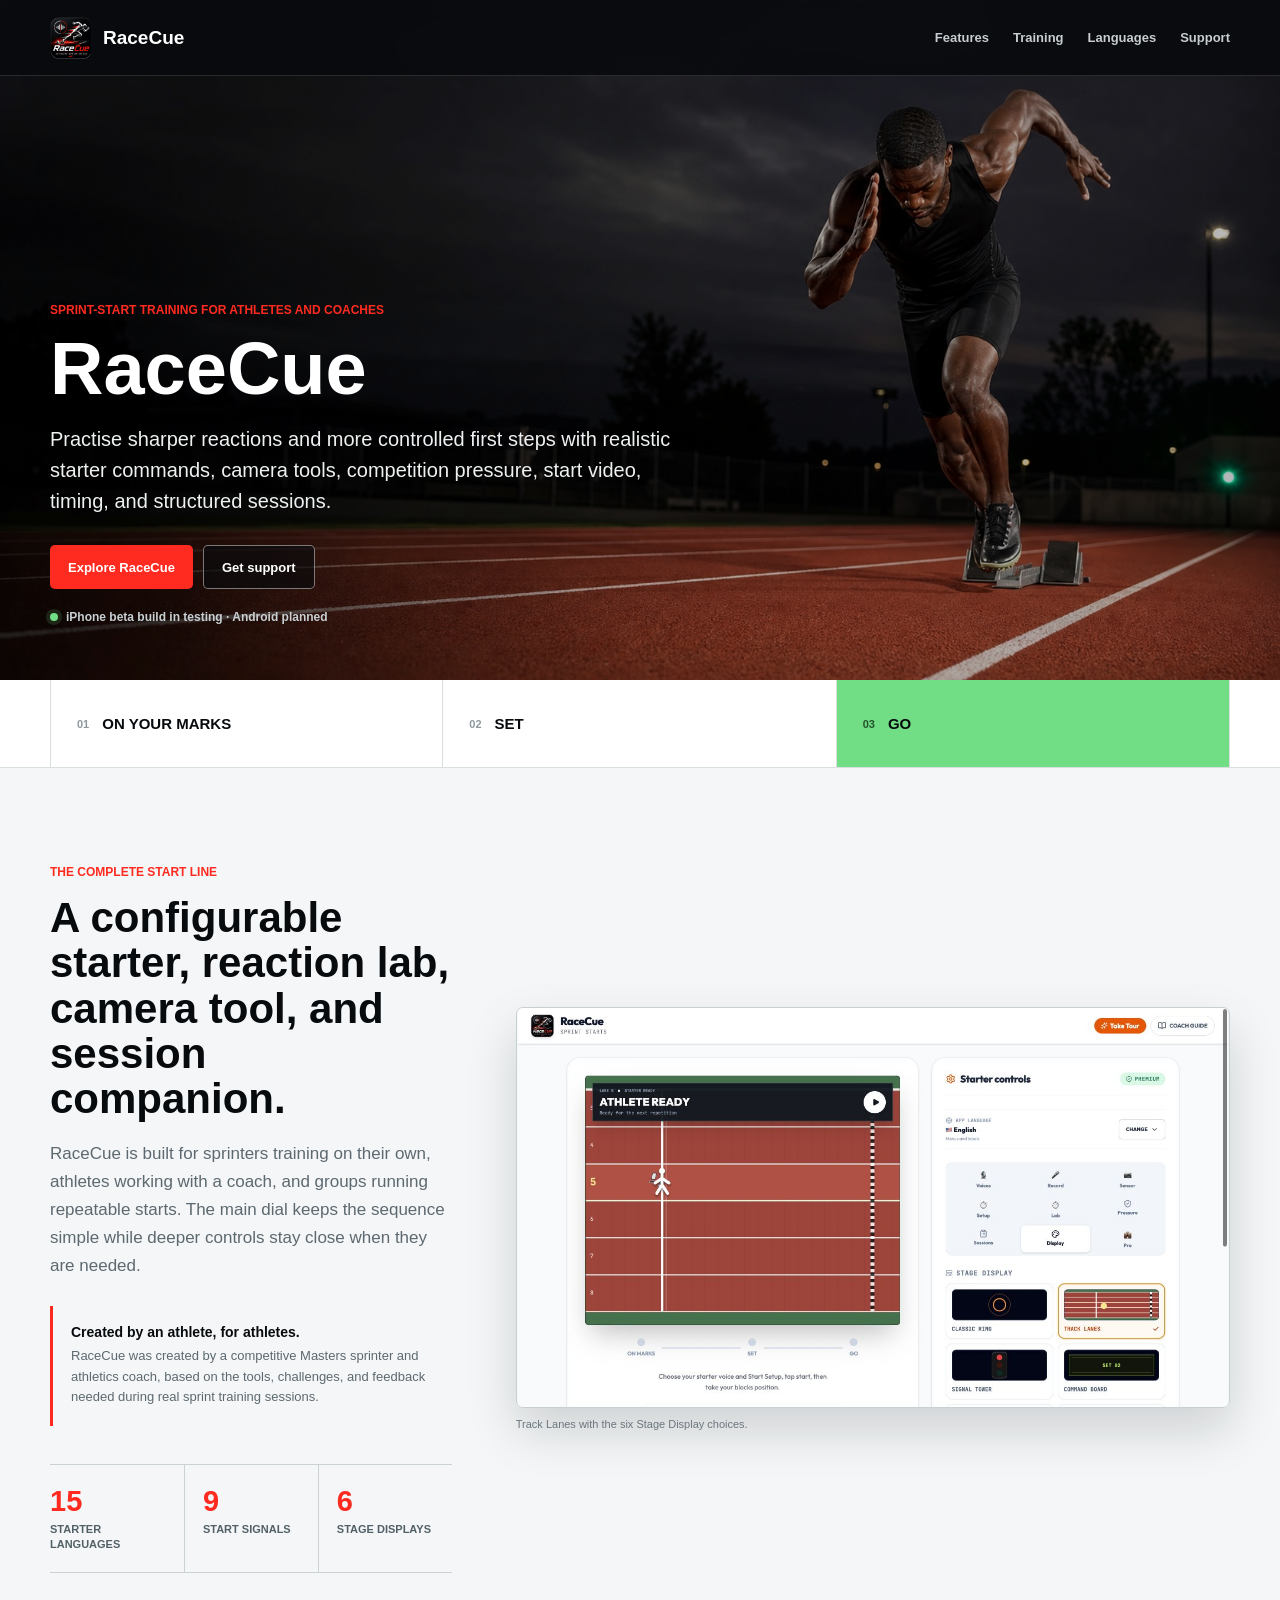
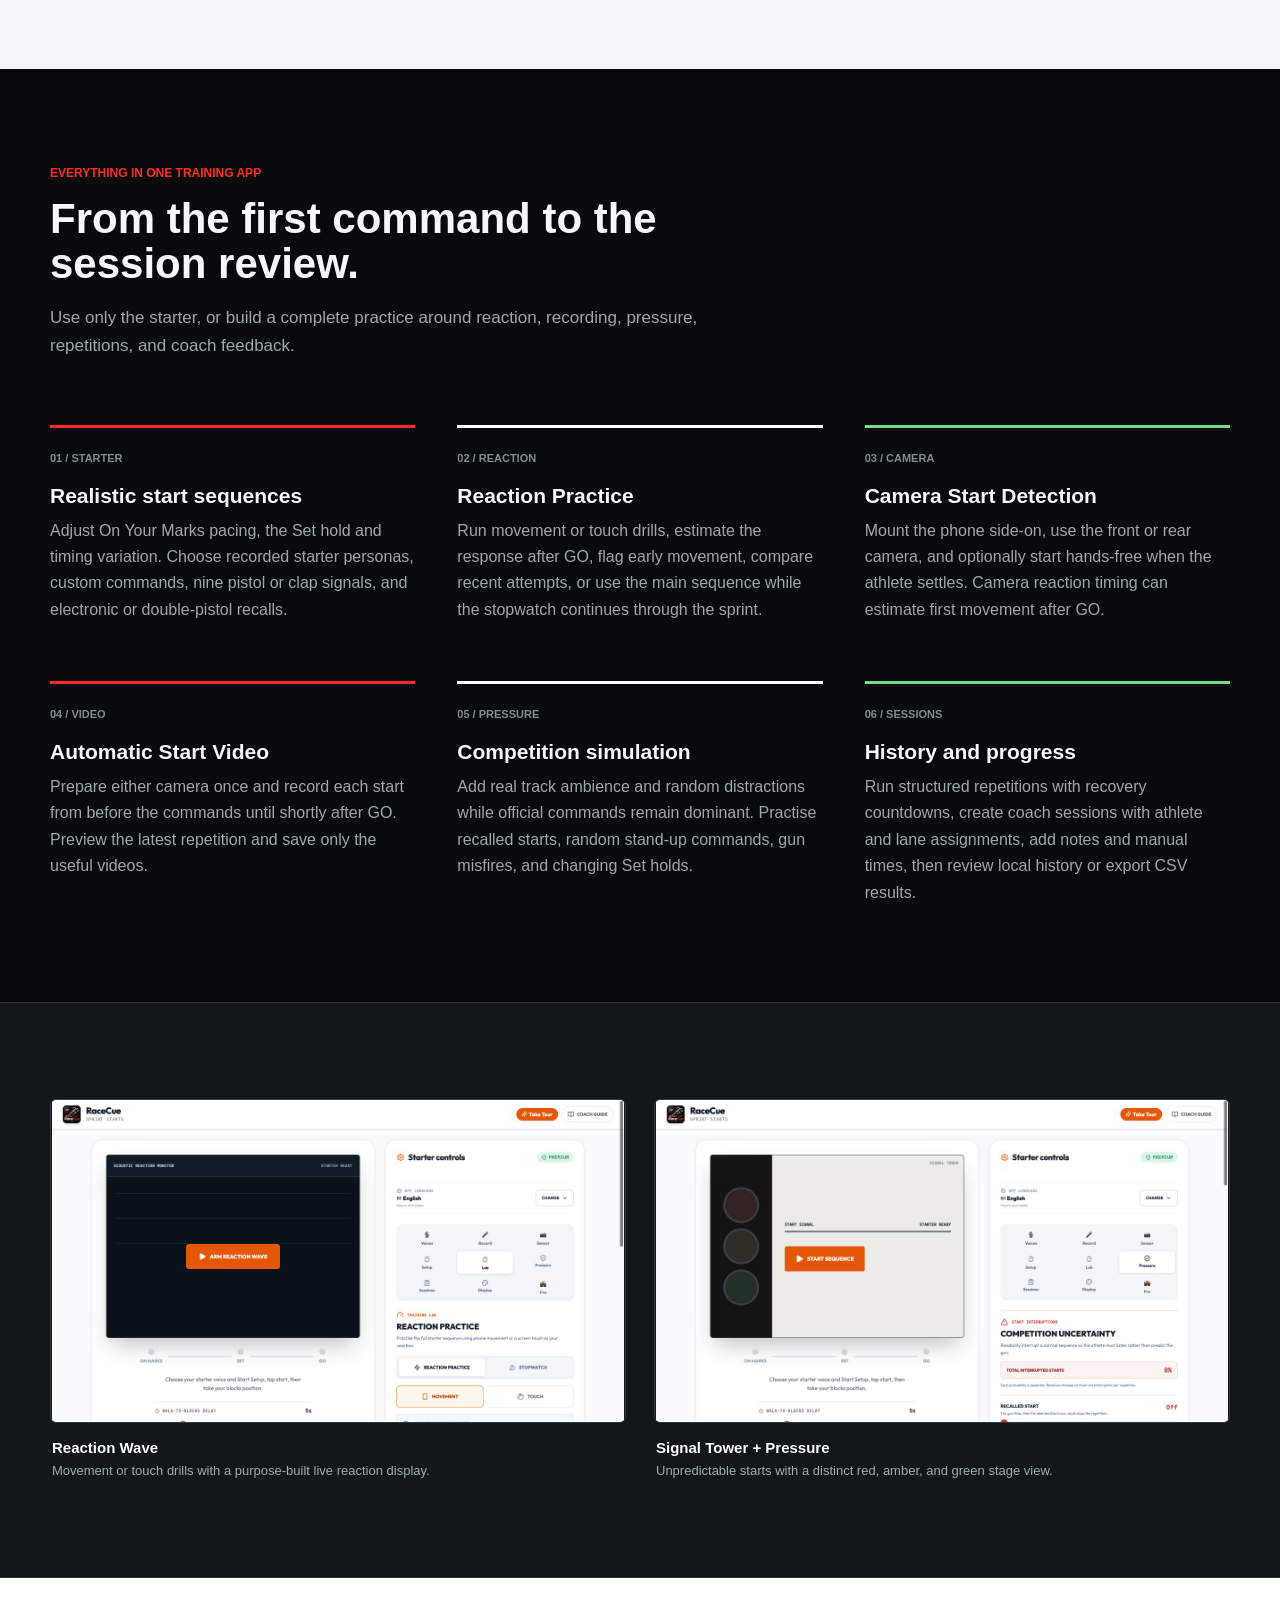
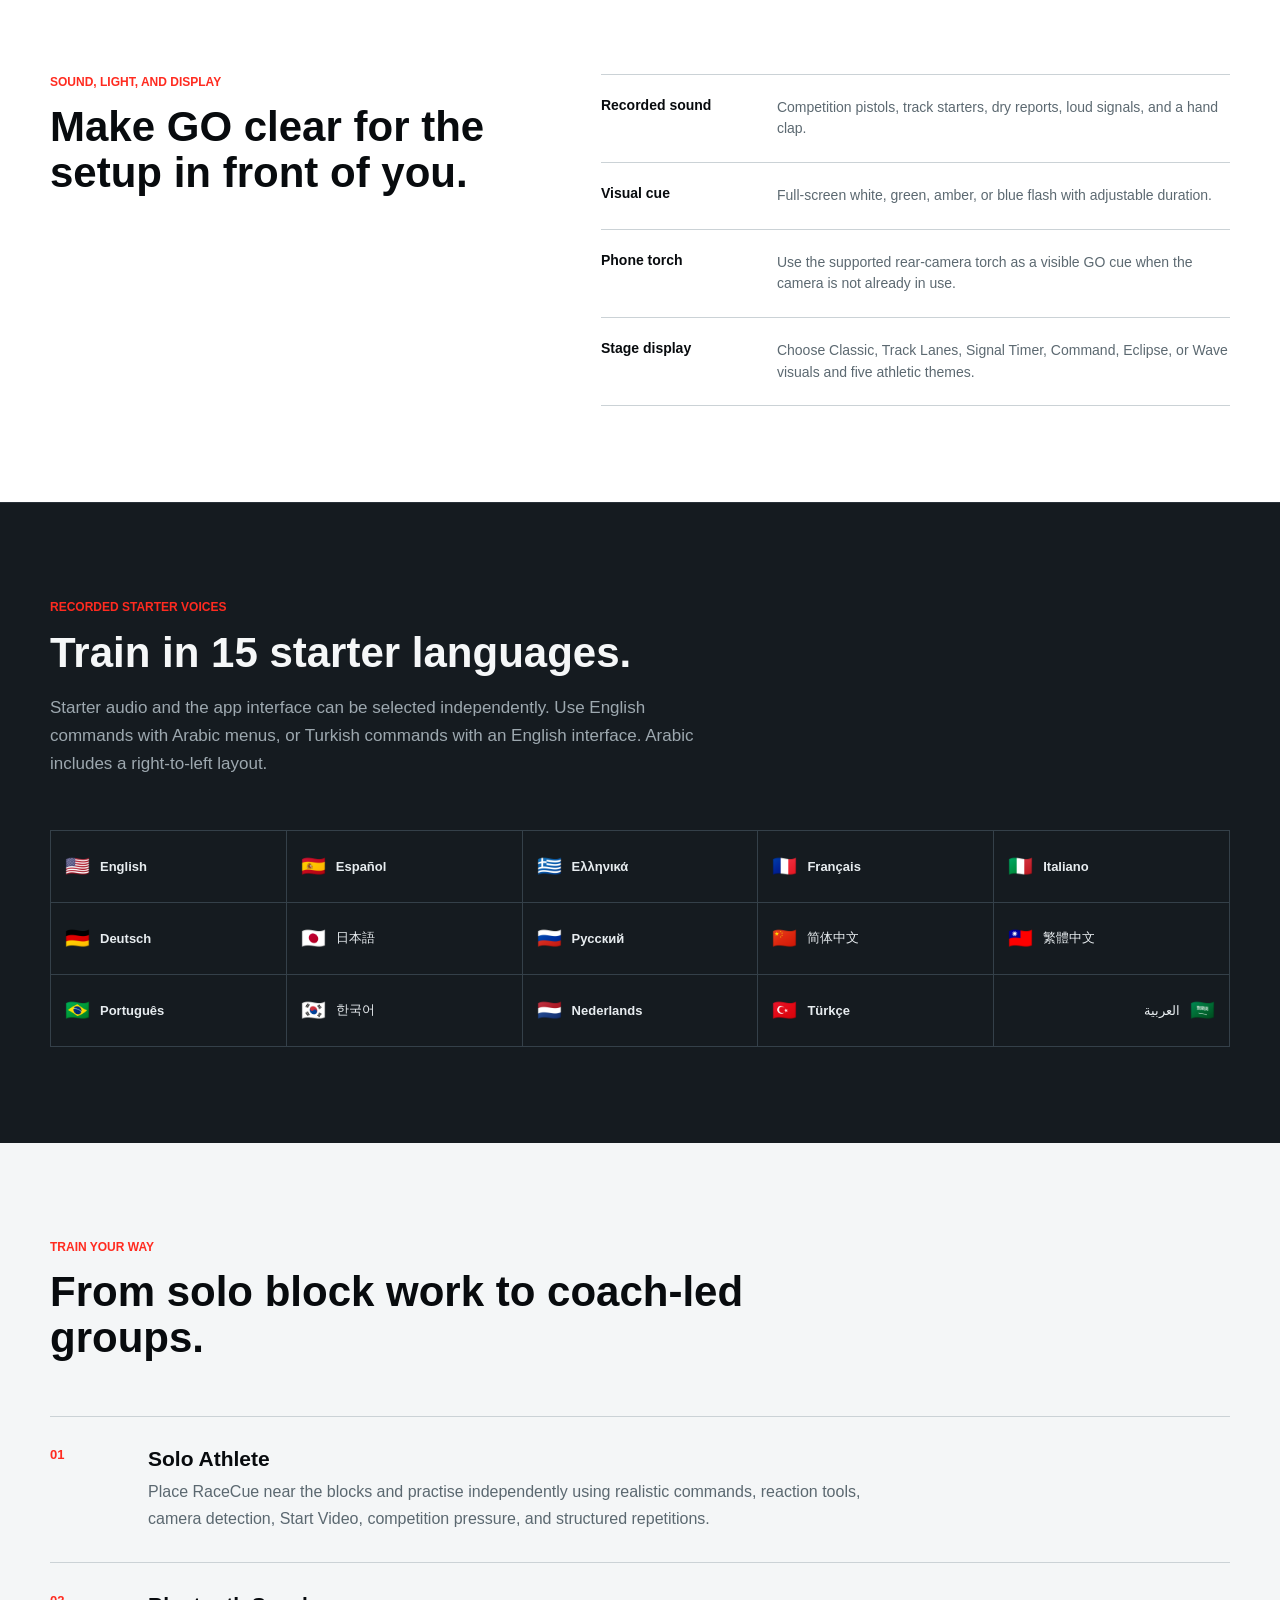
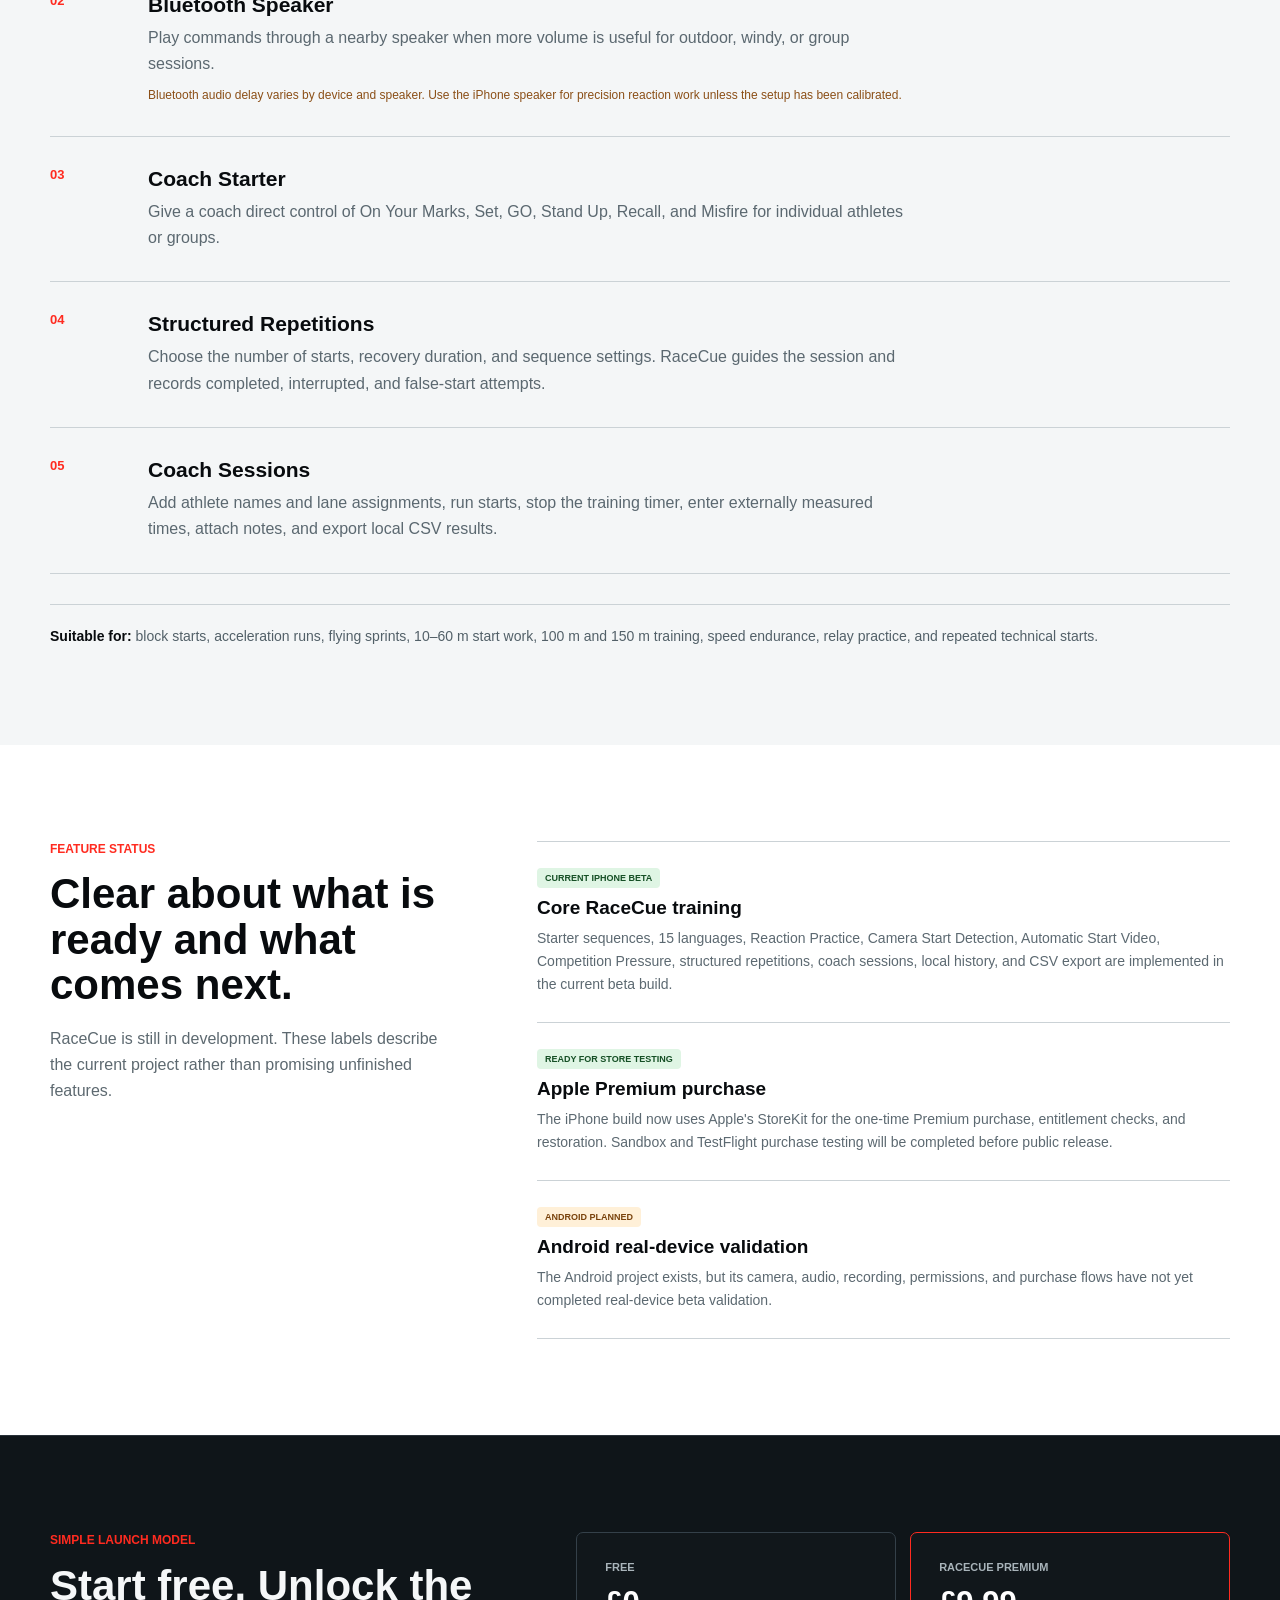
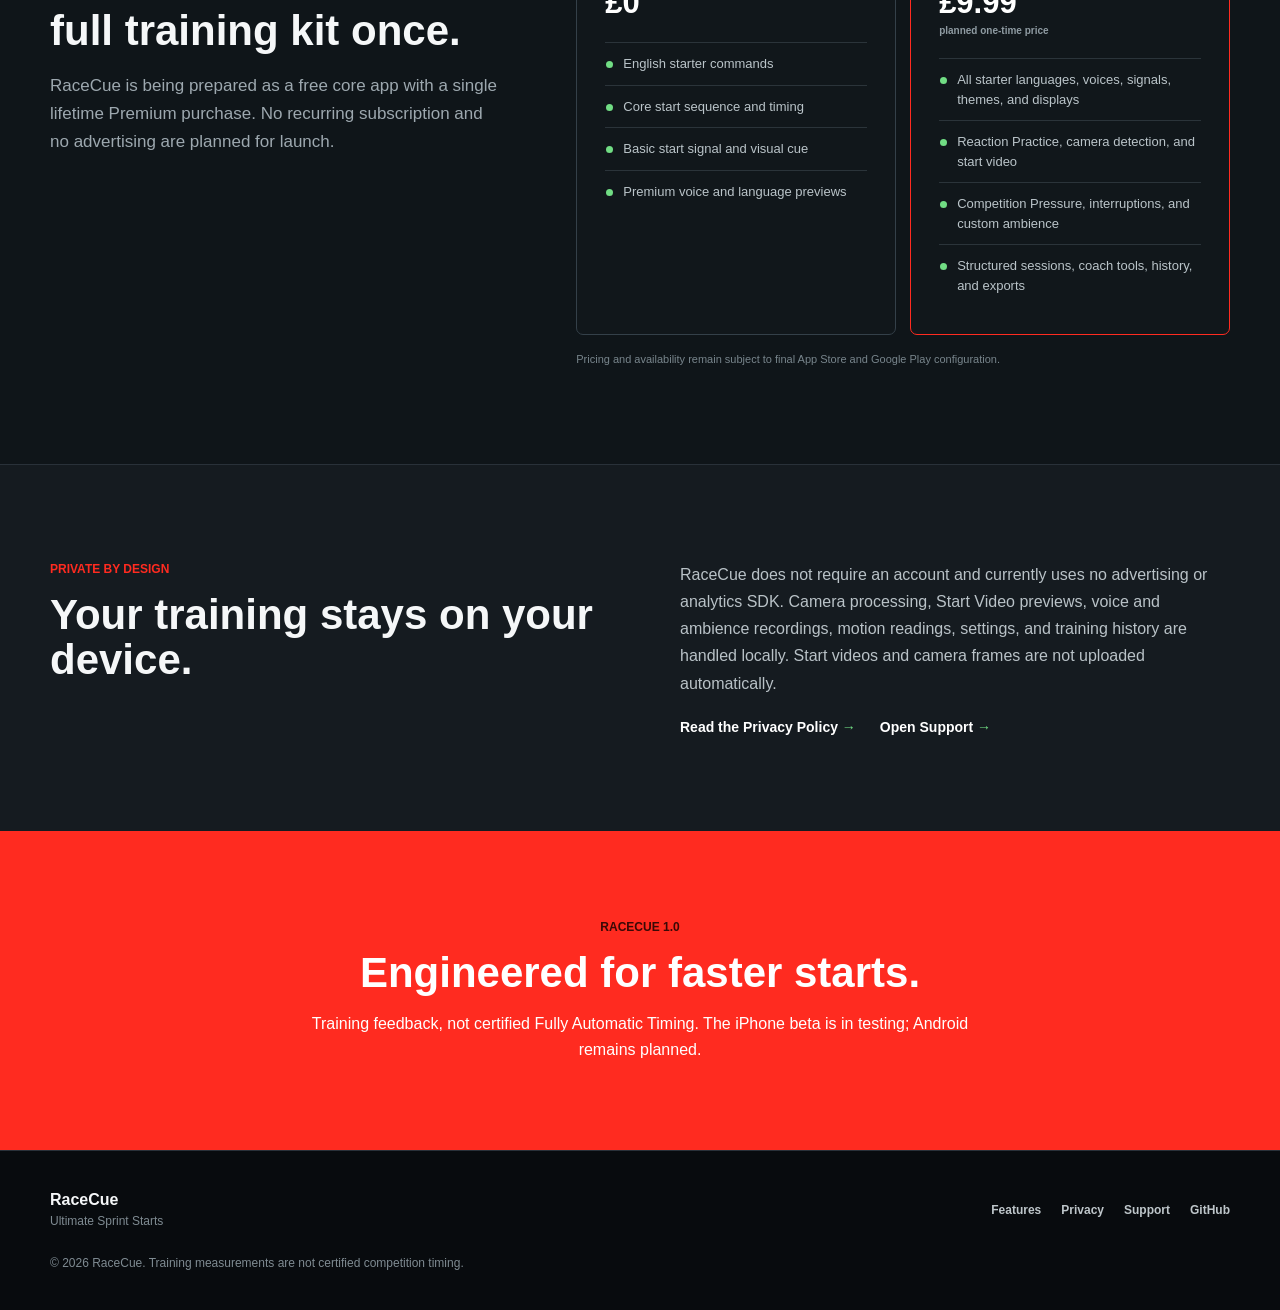
<file: index.html>
<!doctype html>
<html lang="en">
  <head>
    <meta charset="UTF-8" />
    <meta name="viewport" content="width=device-width, initial-scale=1.0" />
    <meta name="theme-color" content="#080b0e" />
    <meta name="description" content="RaceCue is a sprint-start training app with recorded starter voices, 15 languages, reaction practice, camera detection, start video, competition pressure, timing, and coach sessions." />
    <meta property="og:type" content="website" />
    <meta property="og:title" content="RaceCue | Ultimate Sprint Starts" />
    <meta property="og:description" content="Practise sharper sprint starts with realistic commands, reaction feedback, camera tools, competition simulation, and structured sessions." />
    <meta property="og:url" content="https://magkia800.github.io/" />
    <meta property="og:image" content="https://magkia800.github.io/brand/racecue-hero-v2.jpg" />
    <meta name="twitter:card" content="summary_large_image" />
    <link rel="canonical" href="https://magkia800.github.io/" />
    <link rel="icon" type="image/png" href="./brand/racecue-icon-192.png" />
    <link rel="apple-touch-icon" href="./brand/racecue-icon-180.png" />
    <link rel="stylesheet" href="./site.css" />
    <title>RaceCue | Ultimate Sprint Starts</title>
    <script type="application/ld+json">
      {
        "@context": "https://schema.org",
        "@type": "SoftwareApplication",
        "name": "RaceCue: Sprint Starts",
        "applicationCategory": "SportsApplication",
        "operatingSystem": "iOS",
        "description": "Sprint-start, reaction, camera, timing, competition simulation, and structured-session training for athletes and coaches.",
        "offers": {
          "@type": "Offer",
          "price": "0",
          "priceCurrency": "GBP"
        }
      }
    </script>
  </head>
  <body>
    <header class="site-header">
      <a class="wordmark" href="./" aria-label="RaceCue home">
        <img src="./brand/racecue-logo.png" alt="" />
        <span>RaceCue</span>
      </a>
      <nav aria-label="Main navigation">
        <a href="#features">Features</a>
        <a href="#training-modes">Training</a>
        <a href="#languages">Languages</a>
        <a href="./support.html">Support</a>
      </nav>
    </header>

    <main>
      <section class="hero" aria-labelledby="hero-title">
        <div class="hero-shade" aria-hidden="true"></div>
        <div class="hero-content">
          <p class="eyebrow">Sprint-start training for athletes and coaches</p>
          <h1 id="hero-title">RaceCue</h1>
          <p class="hero-copy">Practise sharper reactions and more controlled first steps with realistic starter commands, camera tools, competition pressure, start video, timing, and structured sessions.</p>
          <div class="hero-actions">
            <a class="button button-primary" href="#features">Explore RaceCue</a>
            <a class="button button-secondary" href="./support.html">Get support</a>
          </div>
          <p class="availability"><span></span> iPhone beta build in testing · Android planned</p>
        </div>
      </section>

      <section class="signal-strip" aria-label="RaceCue training stages">
        <div><span>01</span><strong>On your marks</strong></div>
        <div><span>02</span><strong>Set</strong></div>
        <div class="go-signal"><span>03</span><strong>Go</strong></div>
      </section>

      <section class="section product-intro" id="features">
        <div class="product-copy">
          <p class="eyebrow">The complete start line</p>
          <h2>A configurable starter, reaction lab, camera tool, and session companion.</h2>
          <p>RaceCue is built for sprinters training on their own, athletes working with a coach, and groups running repeatable starts. The main dial keeps the sequence simple while deeper controls stay close when they are needed.</p>
          <aside class="creator-note">
            <strong>Created by an athlete, for athletes.</strong>
            <span>RaceCue was created by a competitive Masters sprinter and athletics coach, based on the tools, challenges, and feedback needed during real sprint training sessions.</span>
          </aside>
          <dl class="product-stats">
            <div><dt>15</dt><dd>starter languages</dd></div>
            <div><dt>9</dt><dd>start signals</dd></div>
            <div><dt>6</dt><dd>stage displays</dd></div>
          </dl>
        </div>
        <figure class="product-shot">
          <img src="./brand/racecue-app-screen-v2.jpg" alt="RaceCue Track Lanes stage display beside its display and theme controls" width="1280" height="720" />
          <figcaption>Track Lanes with the six Stage Display choices.</figcaption>
        </figure>
      </section>

      <section class="section feature-section" aria-labelledby="feature-title">
        <div class="section-heading">
          <p class="eyebrow">Everything in one training app</p>
          <h2 id="feature-title">From the first command to the session review.</h2>
          <p>Use only the starter, or build a complete practice around reaction, recording, pressure, repetitions, and coach feedback.</p>
        </div>
        <div class="feature-grid feature-grid-six">
          <article>
            <p class="feature-number">01 / STARTER</p>
            <h3>Realistic start sequences</h3>
            <p>Adjust On Your Marks pacing, the Set hold and timing variation. Choose recorded starter personas, custom commands, nine pistol or clap signals, and electronic or double-pistol recalls.</p>
          </article>
          <article>
            <p class="feature-number">02 / REACTION</p>
            <h3>Reaction Practice</h3>
            <p>Run movement or touch drills, estimate the response after GO, flag early movement, compare recent attempts, or use the main sequence while the stopwatch continues through the sprint.</p>
          </article>
          <article>
            <p class="feature-number">03 / CAMERA</p>
            <h3>Camera Start Detection</h3>
            <p>Mount the phone side-on, use the front or rear camera, and optionally start hands-free when the athlete settles. Camera reaction timing can estimate first movement after GO.</p>
          </article>
          <article>
            <p class="feature-number">04 / VIDEO</p>
            <h3>Automatic Start Video</h3>
            <p>Prepare either camera once and record each start from before the commands until shortly after GO. Preview the latest repetition and save only the useful videos.</p>
          </article>
          <article>
            <p class="feature-number">05 / PRESSURE</p>
            <h3>Competition simulation</h3>
            <p>Add real track ambience and random distractions while official commands remain dominant. Practise recalled starts, random stand-up commands, gun misfires, and changing Set holds.</p>
          </article>
          <article>
            <p class="feature-number">06 / SESSIONS</p>
            <h3>History and progress</h3>
            <p>Run structured repetitions with recovery countdowns, create coach sessions with athlete and lane assignments, add notes and manual times, then review local history or export CSV results.</p>
          </article>
        </div>
      </section>

      <section class="section showcase-band" aria-label="RaceCue feature previews">
        <figure>
          <img src="./brand/racecue-reaction-screen-v2.jpg" alt="RaceCue Reaction Wave stage beside Reaction Practice movement and touch modes" width="1280" height="720" loading="lazy" />
          <figcaption><strong>Reaction Wave</strong><span>Movement or touch drills with a purpose-built live reaction display.</span></figcaption>
        </figure>
        <figure>
          <img src="./brand/racecue-pressure-screen-v2.jpg" alt="RaceCue Signal Tower stage beside Competition Pressure and interruption controls" width="1280" height="720" loading="lazy" />
          <figcaption><strong>Signal Tower + Pressure</strong><span>Unpredictable starts with a distinct red, amber, and green stage view.</span></figcaption>
        </figure>
      </section>

      <section class="section cue-band">
        <div>
          <p class="eyebrow">Sound, light, and display</p>
          <h2>Make GO clear for the setup in front of you.</h2>
        </div>
        <div class="cue-list">
          <div><strong>Recorded sound</strong><span>Competition pistols, track starters, dry reports, loud signals, and a hand clap.</span></div>
          <div><strong>Visual cue</strong><span>Full-screen white, green, amber, or blue flash with adjustable duration.</span></div>
          <div><strong>Phone torch</strong><span>Use the supported rear-camera torch as a visible GO cue when the camera is not already in use.</span></div>
          <div><strong>Stage display</strong><span>Choose Classic, Track Lanes, Signal Timer, Command, Eclipse, or Wave visuals and five athletic themes.</span></div>
        </div>
      </section>

      <section class="section language-band" id="languages">
        <div class="section-heading">
          <p class="eyebrow">Recorded starter voices</p>
          <h2>Train in 15 starter languages.</h2>
          <p>Starter audio and the app interface can be selected independently. Use English commands with Arabic menus, or Turkish commands with an English interface. Arabic includes a right-to-left layout.</p>
        </div>
        <ul class="language-list" aria-label="Supported RaceCue starter languages">
          <li><span>🇺🇸</span> English</li>
          <li><span>🇪🇸</span> Español</li>
          <li><span>🇬🇷</span> Ελληνικά</li>
          <li><span>🇫🇷</span> Français</li>
          <li><span>🇮🇹</span> Italiano</li>
          <li><span>🇩🇪</span> Deutsch</li>
          <li><span>🇯🇵</span> 日本語</li>
          <li><span>🇷🇺</span> Русский</li>
          <li><span>🇨🇳</span> 简体中文</li>
          <li><span>🇹🇼</span> 繁體中文</li>
          <li><span>🇧🇷</span> Português</li>
          <li><span>🇰🇷</span> 한국어</li>
          <li><span>🇳🇱</span> Nederlands</li>
          <li><span>🇹🇷</span> Türkçe</li>
          <li dir="rtl"><span>🇸🇦</span> العربية</li>
        </ul>
      </section>

      <section class="section modes-band" id="training-modes">
        <div class="section-heading">
          <p class="eyebrow">Train Your Way</p>
          <h2>From solo block work to coach-led groups.</h2>
        </div>
        <div class="mode-list">
          <article><span>01</span><div><h3>Solo Athlete</h3><p>Place RaceCue near the blocks and practise independently using realistic commands, reaction tools, camera detection, Start Video, competition pressure, and structured repetitions.</p></div></article>
          <article><span>02</span><div><h3>Bluetooth Speaker</h3><p>Play commands through a nearby speaker when more volume is useful for outdoor, windy, or group sessions.</p><p class="mode-caution">Bluetooth audio delay varies by device and speaker. Use the iPhone speaker for precision reaction work unless the setup has been calibrated.</p></div></article>
          <article><span>03</span><div><h3>Coach Starter</h3><p>Give a coach direct control of On Your Marks, Set, GO, Stand Up, Recall, and Misfire for individual athletes or groups.</p></div></article>
          <article><span>04</span><div><h3>Structured Repetitions</h3><p>Choose the number of starts, recovery duration, and sequence settings. RaceCue guides the session and records completed, interrupted, and false-start attempts.</p></div></article>
          <article><span>05</span><div><h3>Coach Sessions</h3><p>Add athlete names and lane assignments, run starts, stop the training timer, enter externally measured times, attach notes, and export local CSV results.</p></div></article>
        </div>
        <p class="training-examples"><strong>Suitable for:</strong> block starts, acceleration runs, flying sprints, 10–60 m start work, 100 m and 150 m training, speed endurance, relay practice, and repeated technical starts.</p>
      </section>

      <section class="section status-band" id="status" aria-labelledby="status-title">
        <div class="status-intro">
          <p class="eyebrow">Feature status</p>
          <h2 id="status-title">Clear about what is ready and what comes next.</h2>
          <p>RaceCue is still in development. These labels describe the current project rather than promising unfinished features.</p>
        </div>
        <div class="status-list">
          <article>
            <p class="status-label status-beta">Current iPhone beta</p>
            <h3>Core RaceCue training</h3>
            <p>Starter sequences, 15 languages, Reaction Practice, Camera Start Detection, Automatic Start Video, Competition Pressure, structured repetitions, coach sessions, local history, and CSV export are implemented in the current beta build.</p>
          </article>
          <article>
            <p class="status-label status-beta">Ready for store testing</p>
            <h3>Apple Premium purchase</h3>
            <p>The iPhone build now uses Apple's StoreKit for the one-time Premium purchase, entitlement checks, and restoration. Sandbox and TestFlight purchase testing will be completed before public release.</p>
          </article>
          <article>
            <p class="status-label status-planned">Android planned</p>
            <h3>Android real-device validation</h3>
            <p>The Android project exists, but its camera, audio, recording, permissions, and purchase flows have not yet completed real-device beta validation.</p>
          </article>
        </div>
      </section>

      <section class="section pricing-band" aria-labelledby="pricing-title">
        <div class="pricing-intro">
          <p class="eyebrow">Simple launch model</p>
          <h2 id="pricing-title">Start free. Unlock the full training kit once.</h2>
          <p>RaceCue is being prepared as a free core app with a single lifetime Premium purchase. No recurring subscription and no advertising are planned for launch.</p>
        </div>
        <div class="pricing-options">
          <article>
            <p class="plan-name">Free</p>
            <p class="plan-price">£0</p>
            <ul>
              <li>English starter commands</li>
              <li>Core start sequence and timing</li>
              <li>Basic start signal and visual cue</li>
              <li>Premium voice and language previews</li>
            </ul>
          </article>
          <article class="premium-plan">
            <p class="plan-name">RaceCue Premium</p>
            <p class="plan-price">£9.99 <span>planned one-time price</span></p>
            <ul>
              <li>All starter languages, voices, signals, themes, and displays</li>
              <li>Reaction Practice, camera detection, and start video</li>
              <li>Competition Pressure, interruptions, and custom ambience</li>
              <li>Structured sessions, coach tools, history, and exports</li>
            </ul>
          </article>
        </div>
        <p class="beta-note">Pricing and availability remain subject to final App Store and Google Play configuration.</p>
      </section>

      <section class="section privacy-band">
        <div>
          <p class="eyebrow">Private by design</p>
          <h2>Your training stays on your device.</h2>
        </div>
        <div>
          <p>RaceCue does not require an account and currently uses no advertising or analytics SDK. Camera processing, Start Video previews, voice and ambience recordings, motion readings, settings, and training history are handled locally. Start videos and camera frames are not uploaded automatically.</p>
          <div class="inline-links">
            <a class="text-link" href="./privacy.html">Read the Privacy Policy <span aria-hidden="true">→</span></a>
            <a class="text-link" href="./support.html">Open Support <span aria-hidden="true">→</span></a>
          </div>
        </div>
      </section>

      <section class="release-band">
        <p class="eyebrow">RaceCue 1.0</p>
        <h2>Engineered for faster starts.</h2>
        <p>Training feedback, not certified Fully Automatic Timing. The iPhone beta is in testing; Android remains planned.</p>
      </section>
    </main>

    <footer>
      <div><strong>RaceCue</strong><span>Ultimate Sprint Starts</span></div>
      <nav aria-label="Footer navigation">
        <a href="#features">Features</a>
        <a href="./privacy.html">Privacy</a>
        <a href="./support.html">Support</a>
        <a href="https://github.com/magkia800/magkia800.github.io" rel="noreferrer">GitHub</a>
      </nav>
      <p>© 2026 RaceCue. Training measurements are not certified competition timing.</p>
    </footer>
  </body>
</html>
</file>
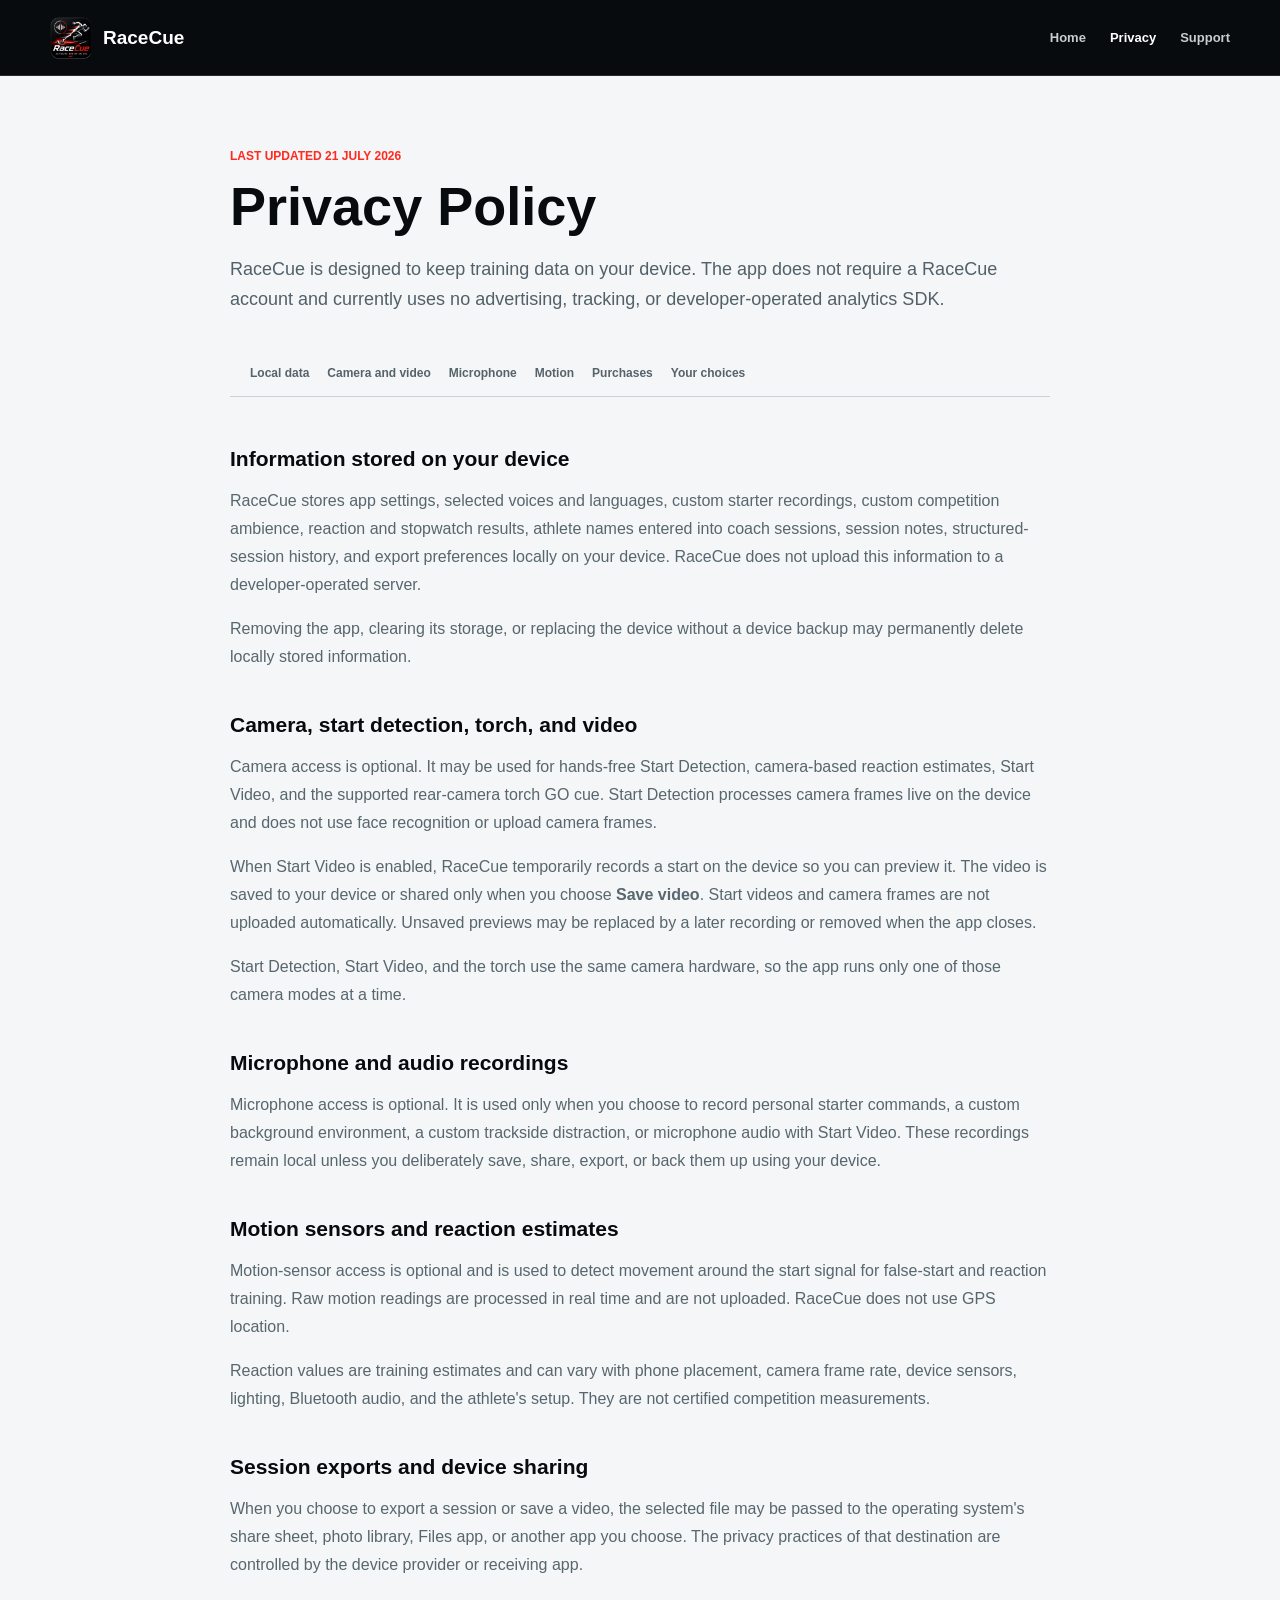
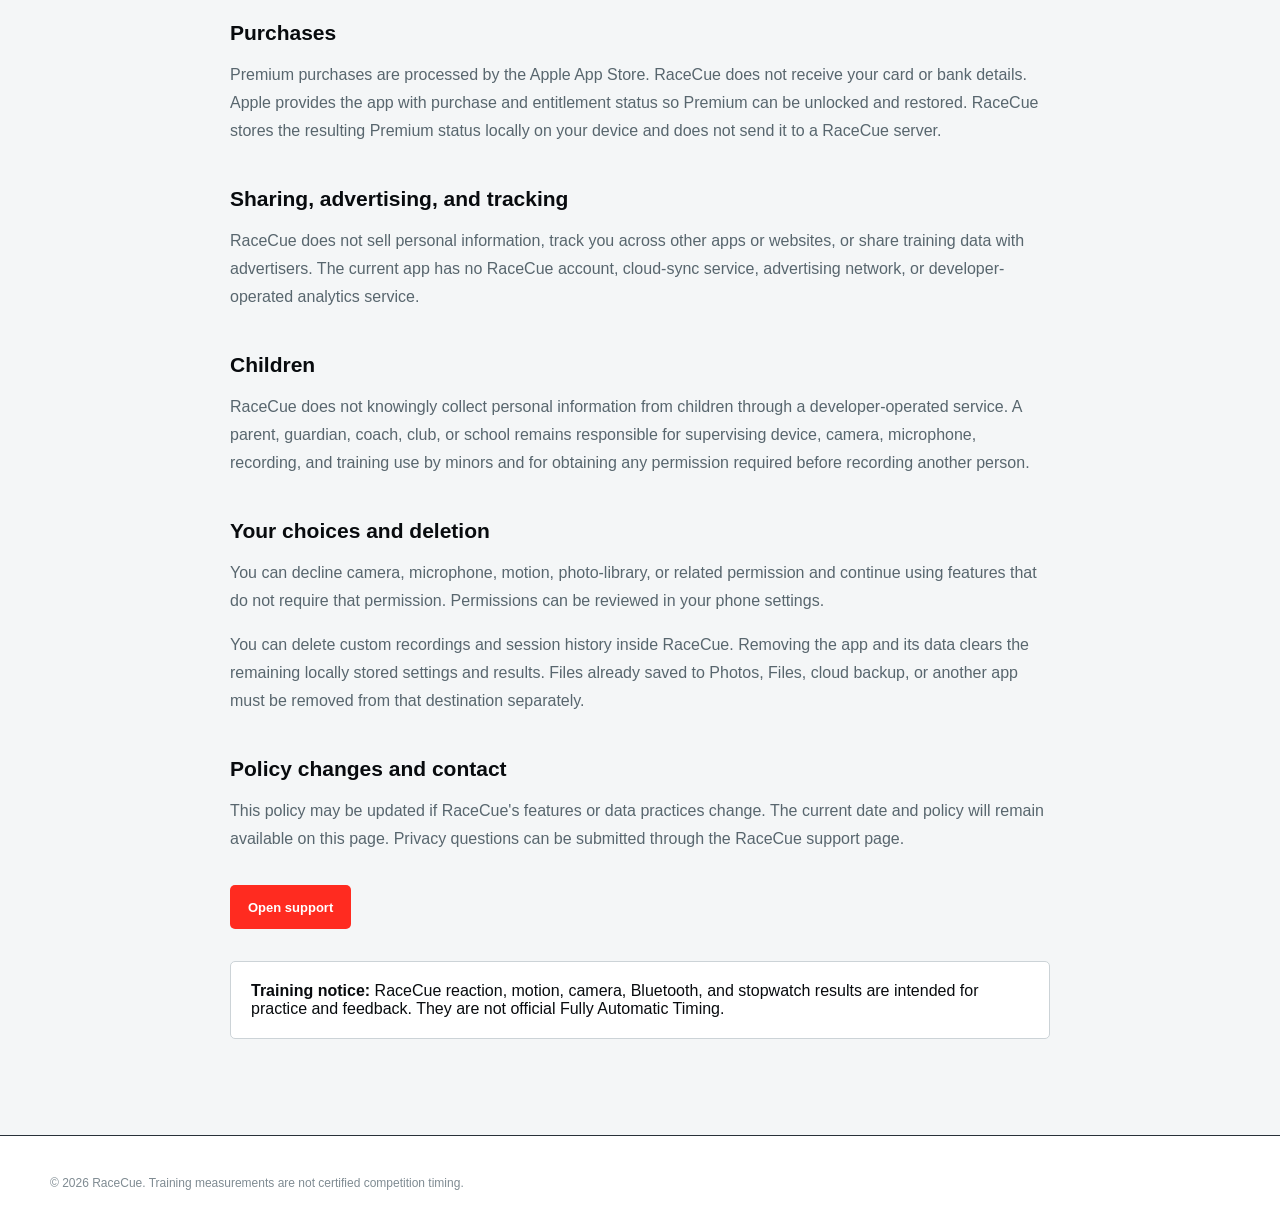
<file: privacy.html>
<!doctype html>
<html lang="en">
  <head>
    <meta charset="UTF-8" />
    <meta name="viewport" content="width=device-width, initial-scale=1.0" />
    <meta name="theme-color" content="#080b0e" />
    <meta name="description" content="RaceCue privacy policy for local training data, camera, microphone, motion sensors, video, and purchases." />
    <link rel="canonical" href="https://magkia800.github.io/privacy.html" />
    <link rel="icon" type="image/png" href="./brand/racecue-icon-192.png" />
    <link rel="apple-touch-icon" href="./brand/racecue-icon-180.png" />
    <link rel="stylesheet" href="./site.css" />
    <title>Privacy Policy | RaceCue</title>
  </head>
  <body class="legal-page">
    <header class="site-header">
      <a class="wordmark" href="./" aria-label="RaceCue home"><img src="./brand/racecue-logo.png" alt="" /><span>RaceCue</span></a>
      <nav aria-label="Main navigation"><a href="./">Home</a><a href="./privacy.html" aria-current="page">Privacy</a><a href="./support.html">Support</a></nav>
    </header>
    <main class="legal-shell">
      <p class="eyebrow">Last updated 21 July 2026</p>
      <h1>Privacy Policy</h1>
      <p class="legal-lede">RaceCue is designed to keep training data on your device. The app does not require a RaceCue account and currently uses no advertising, tracking, or developer-operated analytics SDK.</p>

      <ul class="legal-nav" aria-label="Privacy policy sections">
        <li><a href="#local-data">Local data</a></li>
        <li><a href="#camera">Camera and video</a></li>
        <li><a href="#microphone">Microphone</a></li>
        <li><a href="#motion">Motion</a></li>
        <li><a href="#purchases">Purchases</a></li>
        <li><a href="#choices">Your choices</a></li>
      </ul>

      <section id="local-data">
        <h2>Information stored on your device</h2>
        <p>RaceCue stores app settings, selected voices and languages, custom starter recordings, custom competition ambience, reaction and stopwatch results, athlete names entered into coach sessions, session notes, structured-session history, and export preferences locally on your device. RaceCue does not upload this information to a developer-operated server.</p>
        <p>Removing the app, clearing its storage, or replacing the device without a device backup may permanently delete locally stored information.</p>
      </section>

      <section id="camera">
        <h2>Camera, start detection, torch, and video</h2>
        <p>Camera access is optional. It may be used for hands-free Start Detection, camera-based reaction estimates, Start Video, and the supported rear-camera torch GO cue. Start Detection processes camera frames live on the device and does not use face recognition or upload camera frames.</p>
        <p>When Start Video is enabled, RaceCue temporarily records a start on the device so you can preview it. The video is saved to your device or shared only when you choose <strong>Save video</strong>. Start videos and camera frames are not uploaded automatically. Unsaved previews may be replaced by a later recording or removed when the app closes.</p>
        <p>Start Detection, Start Video, and the torch use the same camera hardware, so the app runs only one of those camera modes at a time.</p>
      </section>

      <section id="microphone">
        <h2>Microphone and audio recordings</h2>
        <p>Microphone access is optional. It is used only when you choose to record personal starter commands, a custom background environment, a custom trackside distraction, or microphone audio with Start Video. These recordings remain local unless you deliberately save, share, export, or back them up using your device.</p>
      </section>

      <section id="motion">
        <h2>Motion sensors and reaction estimates</h2>
        <p>Motion-sensor access is optional and is used to detect movement around the start signal for false-start and reaction training. Raw motion readings are processed in real time and are not uploaded. RaceCue does not use GPS location.</p>
        <p>Reaction values are training estimates and can vary with phone placement, camera frame rate, device sensors, lighting, Bluetooth audio, and the athlete's setup. They are not certified competition measurements.</p>
      </section>

      <section>
        <h2>Session exports and device sharing</h2>
        <p>When you choose to export a session or save a video, the selected file may be passed to the operating system's share sheet, photo library, Files app, or another app you choose. The privacy practices of that destination are controlled by the device provider or receiving app.</p>
      </section>

      <section id="purchases">
        <h2>Purchases</h2>
        <p>Premium purchases are processed by the Apple App Store. RaceCue does not receive your card or bank details. Apple provides the app with purchase and entitlement status so Premium can be unlocked and restored. RaceCue stores the resulting Premium status locally on your device and does not send it to a RaceCue server.</p>
      </section>

      <section>
        <h2>Sharing, advertising, and tracking</h2>
        <p>RaceCue does not sell personal information, track you across other apps or websites, or share training data with advertisers. The current app has no RaceCue account, cloud-sync service, advertising network, or developer-operated analytics service.</p>
      </section>

      <section>
        <h2>Children</h2>
        <p>RaceCue does not knowingly collect personal information from children through a developer-operated service. A parent, guardian, coach, club, or school remains responsible for supervising device, camera, microphone, recording, and training use by minors and for obtaining any permission required before recording another person.</p>
      </section>

      <section id="choices">
        <h2>Your choices and deletion</h2>
        <p>You can decline camera, microphone, motion, photo-library, or related permission and continue using features that do not require that permission. Permissions can be reviewed in your phone settings.</p>
        <p>You can delete custom recordings and session history inside RaceCue. Removing the app and its data clears the remaining locally stored settings and results. Files already saved to Photos, Files, cloud backup, or another app must be removed from that destination separately.</p>
      </section>

      <section>
        <h2>Policy changes and contact</h2>
        <p>This policy may be updated if RaceCue's features or data practices change. The current date and policy will remain available on this page. Privacy questions can be submitted through the RaceCue support page.</p>
        <a class="button button-primary" href="./support.html">Open support</a>
      </section>

      <aside class="legal-note"><strong>Training notice:</strong> RaceCue reaction, motion, camera, Bluetooth, and stopwatch results are intended for practice and feedback. They are not official Fully Automatic Timing.</aside>
    </main>
    <footer class="compact-footer"><p>© 2026 RaceCue. Training measurements are not certified competition timing.</p></footer>
  </body>
</html>
</file>
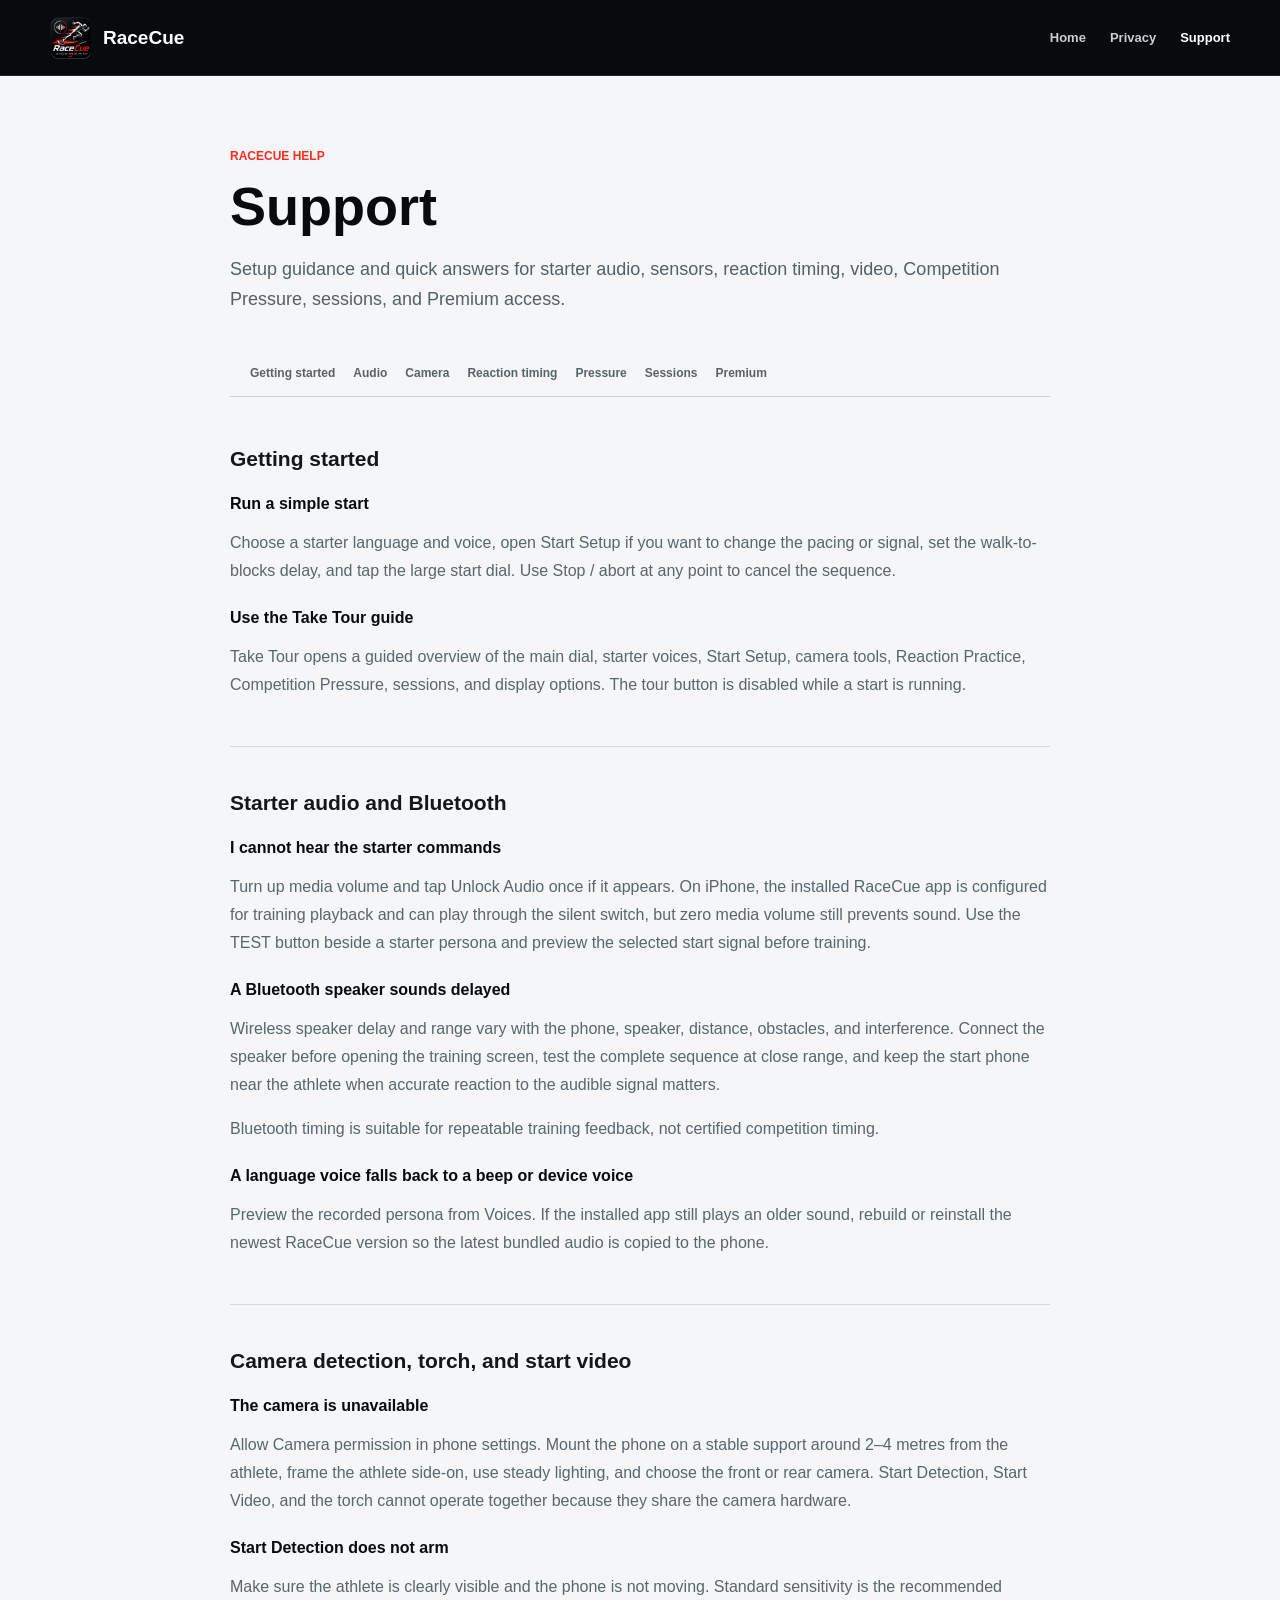
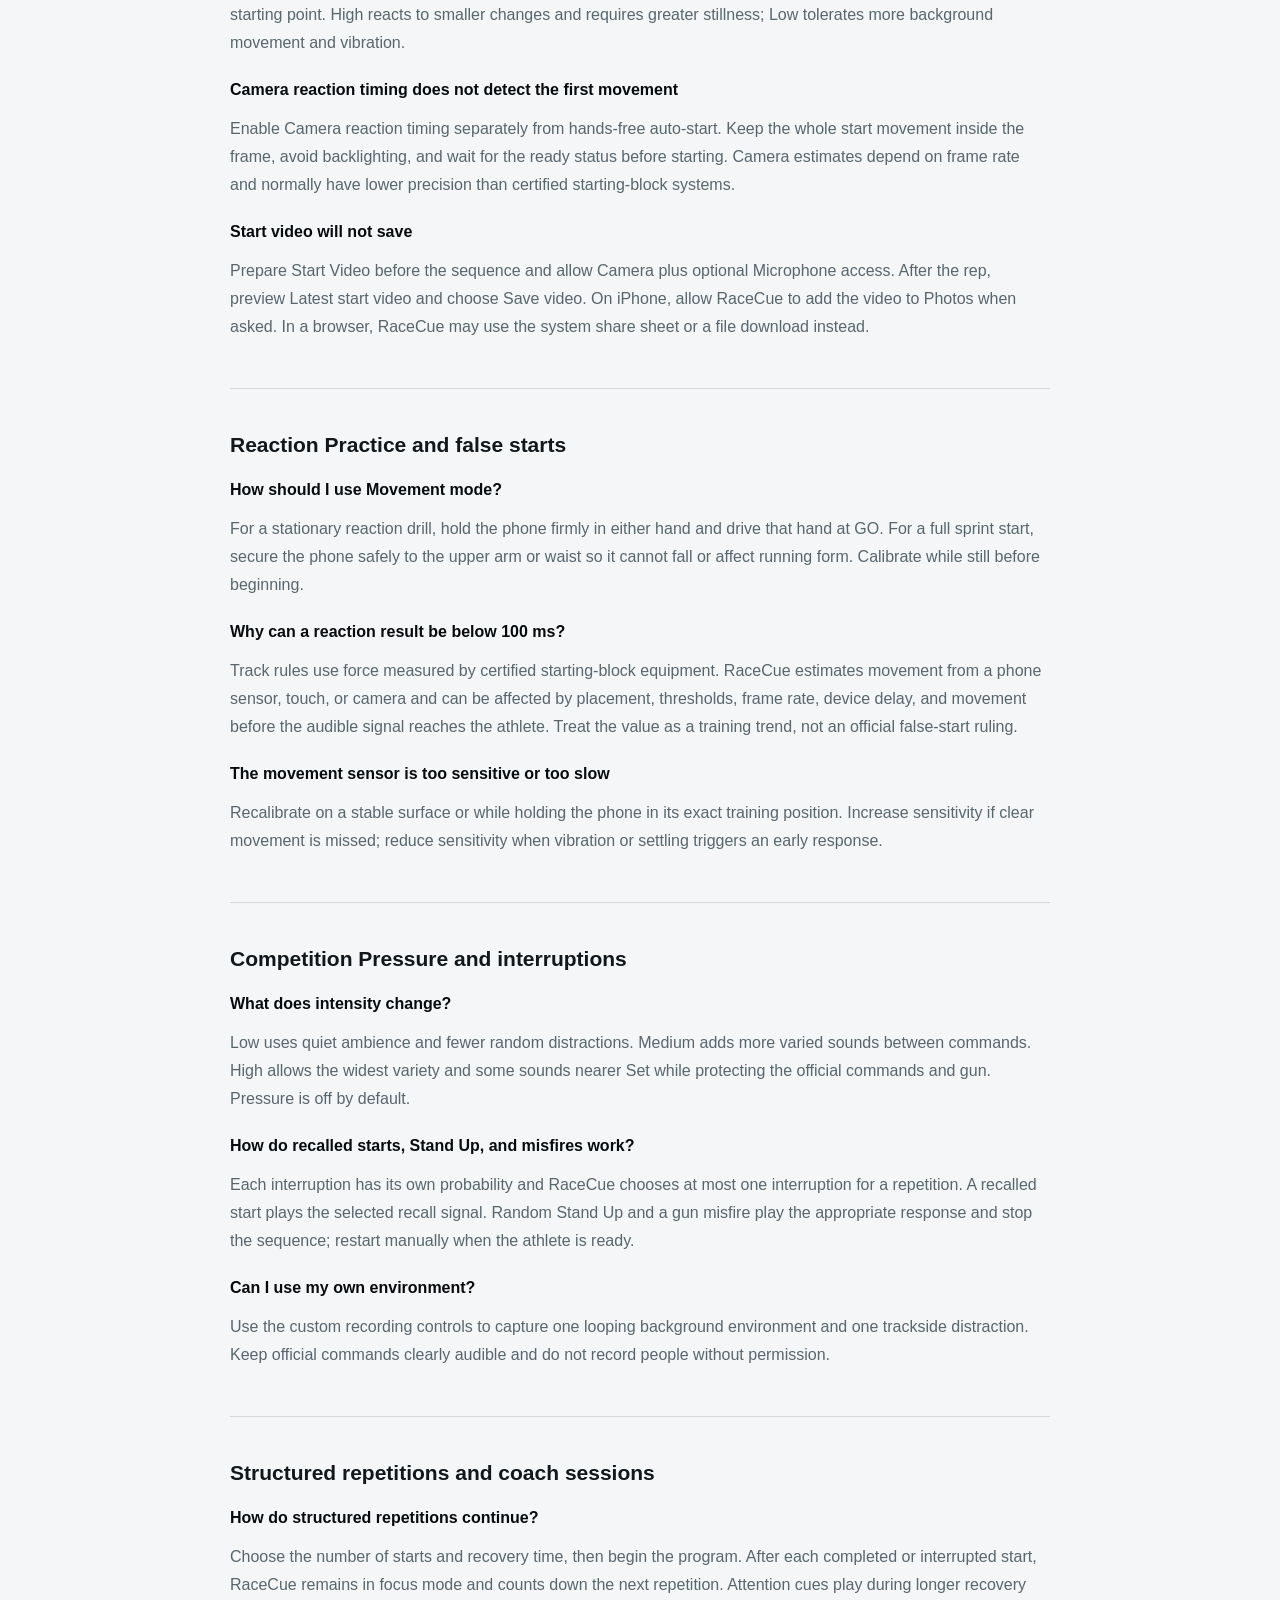
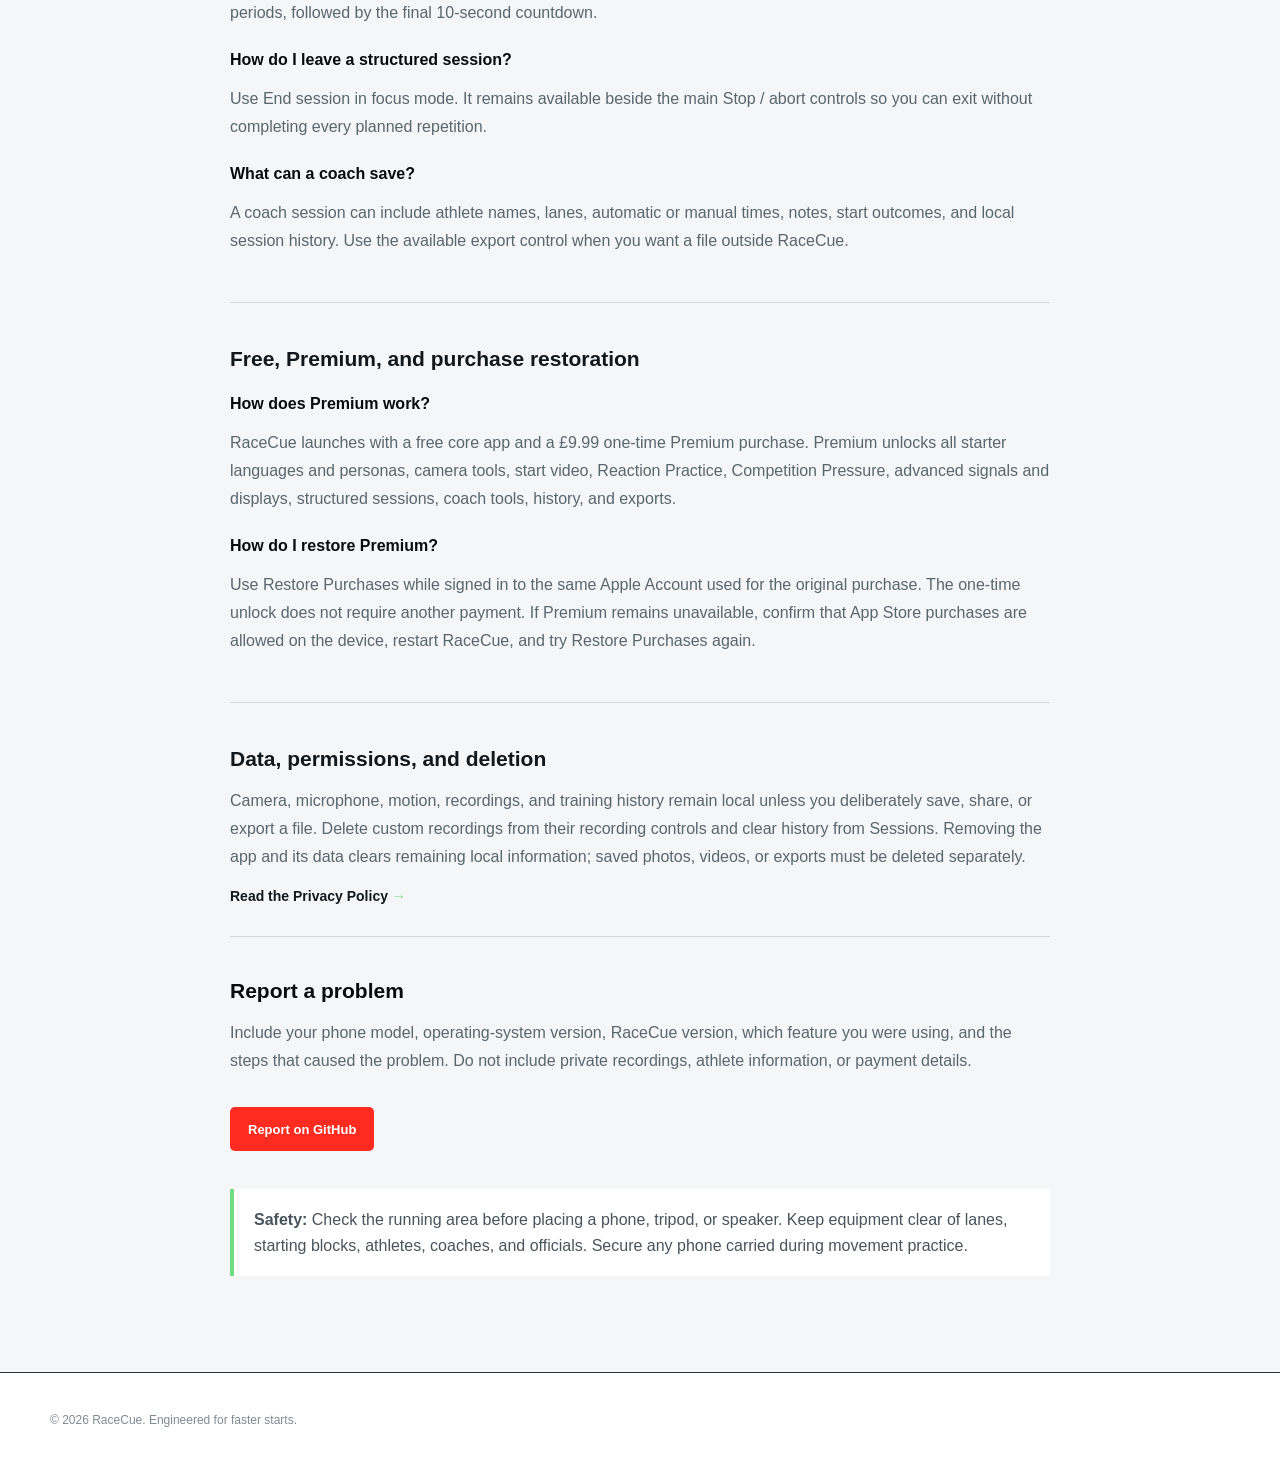
<file: support.html>
<!doctype html>
<html lang="en">
  <head>
    <meta charset="UTF-8" />
    <meta name="viewport" content="width=device-width, initial-scale=1.0" />
    <meta name="theme-color" content="#080b0e" />
    <meta name="description" content="RaceCue help for starter audio, camera detection, start video, reaction practice, Competition Pressure, sessions, and Premium access." />
    <link rel="canonical" href="https://magkia800.github.io/support.html" />
    <link rel="icon" type="image/png" href="./brand/racecue-icon-192.png" />
    <link rel="apple-touch-icon" href="./brand/racecue-icon-180.png" />
    <link rel="stylesheet" href="./site.css" />
    <title>Support | RaceCue</title>
  </head>
  <body class="legal-page">
    <header class="site-header">
      <a class="wordmark" href="./" aria-label="RaceCue home"><img src="./brand/racecue-logo.png" alt="" /><span>RaceCue</span></a>
      <nav aria-label="Main navigation"><a href="./">Home</a><a href="./privacy.html">Privacy</a><a href="./support.html" aria-current="page">Support</a></nav>
    </header>
    <main class="legal-shell">
      <p class="eyebrow">RaceCue help</p>
      <h1>Support</h1>
      <p class="legal-lede">Setup guidance and quick answers for starter audio, sensors, reaction timing, video, Competition Pressure, sessions, and Premium access.</p>

      <ul class="legal-nav" aria-label="Support topics">
        <li><a href="#getting-started">Getting started</a></li>
        <li><a href="#audio">Audio</a></li>
        <li><a href="#camera">Camera</a></li>
        <li><a href="#reaction">Reaction timing</a></li>
        <li><a href="#pressure">Pressure</a></li>
        <li><a href="#sessions">Sessions</a></li>
        <li><a href="#premium">Premium</a></li>
      </ul>

      <section class="support-topic" id="getting-started">
        <h2>Getting started</h2>
        <h3>Run a simple start</h3>
        <p>Choose a starter language and voice, open Start Setup if you want to change the pacing or signal, set the walk-to-blocks delay, and tap the large start dial. Use Stop / abort at any point to cancel the sequence.</p>
        <h3>Use the Take Tour guide</h3>
        <p>Take Tour opens a guided overview of the main dial, starter voices, Start Setup, camera tools, Reaction Practice, Competition Pressure, sessions, and display options. The tour button is disabled while a start is running.</p>
      </section>

      <section class="support-topic" id="audio">
        <h2>Starter audio and Bluetooth</h2>
        <h3>I cannot hear the starter commands</h3>
        <p>Turn up media volume and tap Unlock Audio once if it appears. On iPhone, the installed RaceCue app is configured for training playback and can play through the silent switch, but zero media volume still prevents sound. Use the TEST button beside a starter persona and preview the selected start signal before training.</p>
        <h3>A Bluetooth speaker sounds delayed</h3>
        <p>Wireless speaker delay and range vary with the phone, speaker, distance, obstacles, and interference. Connect the speaker before opening the training screen, test the complete sequence at close range, and keep the start phone near the athlete when accurate reaction to the audible signal matters.</p>
        <p>Bluetooth timing is suitable for repeatable training feedback, not certified competition timing.</p>
        <h3>A language voice falls back to a beep or device voice</h3>
        <p>Preview the recorded persona from Voices. If the installed app still plays an older sound, rebuild or reinstall the newest RaceCue version so the latest bundled audio is copied to the phone.</p>
      </section>

      <section class="support-topic" id="camera">
        <h2>Camera detection, torch, and start video</h2>
        <h3>The camera is unavailable</h3>
        <p>Allow Camera permission in phone settings. Mount the phone on a stable support around 2–4 metres from the athlete, frame the athlete side-on, use steady lighting, and choose the front or rear camera. Start Detection, Start Video, and the torch cannot operate together because they share the camera hardware.</p>
        <h3>Start Detection does not arm</h3>
        <p>Make sure the athlete is clearly visible and the phone is not moving. Standard sensitivity is the recommended starting point. High reacts to smaller changes and requires greater stillness; Low tolerates more background movement and vibration.</p>
        <h3>Camera reaction timing does not detect the first movement</h3>
        <p>Enable Camera reaction timing separately from hands-free auto-start. Keep the whole start movement inside the frame, avoid backlighting, and wait for the ready status before starting. Camera estimates depend on frame rate and normally have lower precision than certified starting-block systems.</p>
        <h3>Start video will not save</h3>
        <p>Prepare Start Video before the sequence and allow Camera plus optional Microphone access. After the rep, preview Latest start video and choose Save video. On iPhone, allow RaceCue to add the video to Photos when asked. In a browser, RaceCue may use the system share sheet or a file download instead.</p>
      </section>

      <section class="support-topic" id="reaction">
        <h2>Reaction Practice and false starts</h2>
        <h3>How should I use Movement mode?</h3>
        <p>For a stationary reaction drill, hold the phone firmly in either hand and drive that hand at GO. For a full sprint start, secure the phone safely to the upper arm or waist so it cannot fall or affect running form. Calibrate while still before beginning.</p>
        <h3>Why can a reaction result be below 100 ms?</h3>
        <p>Track rules use force measured by certified starting-block equipment. RaceCue estimates movement from a phone sensor, touch, or camera and can be affected by placement, thresholds, frame rate, device delay, and movement before the audible signal reaches the athlete. Treat the value as a training trend, not an official false-start ruling.</p>
        <h3>The movement sensor is too sensitive or too slow</h3>
        <p>Recalibrate on a stable surface or while holding the phone in its exact training position. Increase sensitivity if clear movement is missed; reduce sensitivity when vibration or settling triggers an early response.</p>
      </section>

      <section class="support-topic" id="pressure">
        <h2>Competition Pressure and interruptions</h2>
        <h3>What does intensity change?</h3>
        <p>Low uses quiet ambience and fewer random distractions. Medium adds more varied sounds between commands. High allows the widest variety and some sounds nearer Set while protecting the official commands and gun. Pressure is off by default.</p>
        <h3>How do recalled starts, Stand Up, and misfires work?</h3>
        <p>Each interruption has its own probability and RaceCue chooses at most one interruption for a repetition. A recalled start plays the selected recall signal. Random Stand Up and a gun misfire play the appropriate response and stop the sequence; restart manually when the athlete is ready.</p>
        <h3>Can I use my own environment?</h3>
        <p>Use the custom recording controls to capture one looping background environment and one trackside distraction. Keep official commands clearly audible and do not record people without permission.</p>
      </section>

      <section class="support-topic" id="sessions">
        <h2>Structured repetitions and coach sessions</h2>
        <h3>How do structured repetitions continue?</h3>
        <p>Choose the number of starts and recovery time, then begin the program. After each completed or interrupted start, RaceCue remains in focus mode and counts down the next repetition. Attention cues play during longer recovery periods, followed by the final 10-second countdown.</p>
        <h3>How do I leave a structured session?</h3>
        <p>Use End session in focus mode. It remains available beside the main Stop / abort controls so you can exit without completing every planned repetition.</p>
        <h3>What can a coach save?</h3>
        <p>A coach session can include athlete names, lanes, automatic or manual times, notes, start outcomes, and local session history. Use the available export control when you want a file outside RaceCue.</p>
      </section>

      <section class="support-topic" id="premium">
        <h2>Free, Premium, and purchase restoration</h2>
        <h3>How does Premium work?</h3>
        <p>RaceCue launches with a free core app and a £9.99 one-time Premium purchase. Premium unlocks all starter languages and personas, camera tools, start video, Reaction Practice, Competition Pressure, advanced signals and displays, structured sessions, coach tools, history, and exports.</p>
        <h3>How do I restore Premium?</h3>
        <p>Use Restore Purchases while signed in to the same Apple Account used for the original purchase. The one-time unlock does not require another payment. If Premium remains unavailable, confirm that App Store purchases are allowed on the device, restart RaceCue, and try Restore Purchases again.</p>
      </section>

      <section class="support-topic">
        <h2>Data, permissions, and deletion</h2>
        <p>Camera, microphone, motion, recordings, and training history remain local unless you deliberately save, share, or export a file. Delete custom recordings from their recording controls and clear history from Sessions. Removing the app and its data clears remaining local information; saved photos, videos, or exports must be deleted separately.</p>
        <a class="text-link" href="./privacy.html" style="color:#11171b">Read the Privacy Policy <span aria-hidden="true">→</span></a>
      </section>

      <section>
        <h2>Report a problem</h2>
        <p>Include your phone model, operating-system version, RaceCue version, which feature you were using, and the steps that caused the problem. Do not include private recordings, athlete information, or payment details.</p>
        <a class="button button-primary" href="https://github.com/magkia800/magkia800.github.io/issues/new" rel="noreferrer">Report on GitHub</a>
      </section>

      <aside class="safety-note"><strong>Safety:</strong> Check the running area before placing a phone, tripod, or speaker. Keep equipment clear of lanes, starting blocks, athletes, coaches, and officials. Secure any phone carried during movement practice.</aside>
    </main>
    <footer class="compact-footer"><p>© 2026 RaceCue. Engineered for faster starts.</p></footer>
  </body>
</html>
</file>
<file: site.css>
:root {
  color: #f5f7f8;
  background: #080b0e;
  font-family: Inter, -apple-system, BlinkMacSystemFont, "Segoe UI", sans-serif;
  font-synthesis: none;
  --ink: #080b0e;
  --ink-soft: #0f1519;
  --paper: #f4f6f7;
  --white: #ffffff;
  --muted: #9da8af;
  --line: #293139;
  --red: #ff2b20;
  --red-dark: #c71d16;
  --green: #71dd84;
  --amber: #f0a238;
}

* { box-sizing: border-box; }
html { scroll-behavior: smooth; }
body { margin: 0; min-width: 320px; min-height: 100vh; overflow-x: hidden; background: var(--ink); }
img { display: block; max-width: 100%; }
a { color: inherit; }

.site-header {
  position: absolute;
  inset: 0 0 auto;
  z-index: 10;
  height: 76px;
  padding: 0 max(24px, calc((100vw - 1180px) / 2));
  display: flex;
  align-items: center;
  justify-content: space-between;
  gap: 24px;
  background: rgba(8, 11, 14, 0.9);
  border-bottom: 1px solid rgba(255, 255, 255, 0.13);
  backdrop-filter: blur(10px);
}

.wordmark { display: flex; align-items: center; gap: 11px; color: #fff; text-decoration: none; font-size: 19px; font-weight: 800; }
.wordmark img { width: 42px; height: 42px; object-fit: cover; border-radius: 7px; }
.site-header nav { display: flex; align-items: center; gap: 24px; }
.site-header nav a { color: #c7cdd1; text-decoration: none; font-size: 13px; font-weight: 700; }
.site-header nav a:hover, .site-header nav a[aria-current="page"] { color: #fff; }

.hero {
  position: relative;
  min-height: clamp(540px, calc(100svh - 88px), 680px);
  display: flex;
  align-items: flex-end;
  overflow: hidden;
  isolation: isolate;
  background-color: #05080c;
  background-image: url("./brand/racecue-hero-v2.jpg");
  background-position: center center;
  background-repeat: no-repeat;
  background-size: cover;
}

.hero-shade { position: absolute; inset: 0; z-index: -1; background: rgba(0, 0, 0, 0.28); }
.hero-content { width: min(100% - 48px, 1180px); margin: 0 auto; padding: 132px 0 56px; }
.eyebrow { margin: 0 0 14px; color: var(--red); font-size: 12px; line-height: 1.4; font-weight: 800; text-transform: uppercase; }
.hero h1 { margin: 0; max-width: 760px; color: #fff; font-size: 74px; line-height: 0.96; letter-spacing: 0; }
.hero-copy { max-width: 650px; margin: 20px 0 0; color: #eef1f2; font-size: 20px; line-height: 1.55; }
.hero-actions { display: flex; flex-wrap: wrap; gap: 10px; margin-top: 28px; }
.button { min-height: 44px; padding: 0 18px; border-radius: 5px; display: inline-flex; align-items: center; justify-content: center; text-decoration: none; font-size: 13px; font-weight: 800; }
.button-primary { background: var(--red); color: #fff; }
.button-primary:hover { background: var(--red-dark); }
.button-secondary { border: 1px solid rgba(255, 255, 255, 0.45); background: rgba(8, 11, 14, 0.62); color: #fff; }
.button-secondary:hover { border-color: #fff; }
.availability { display: flex; align-items: center; gap: 8px; margin: 21px 0 0; color: #c8d0d4; font-size: 12px; font-weight: 700; }
.availability span { width: 8px; height: 8px; border-radius: 50%; background: var(--green); box-shadow: 0 0 0 4px rgba(113, 221, 132, 0.15); }

.signal-strip { min-height: 88px; padding: 0 max(24px, calc((100vw - 1180px) / 2)); display: grid; grid-template-columns: repeat(3, 1fr); background: #fff; color: var(--ink); border-bottom: 1px solid #d9dee1; }
.signal-strip div { padding: 22px 26px; display: flex; align-items: center; gap: 13px; border-right: 1px solid #d9dee1; }
.signal-strip div:first-child { border-left: 1px solid #d9dee1; }
.signal-strip span { color: #8e999f; font-size: 11px; font-weight: 800; }
.signal-strip strong { font-size: 15px; text-transform: uppercase; }
.signal-strip .go-signal { background: var(--green); }
.signal-strip .go-signal span { color: #24532c; }

.section { padding: 96px max(24px, calc((100vw - 1180px) / 2)); }
.section-heading { max-width: 760px; }
.section h2, .release-band h2 { margin: 0; letter-spacing: 0; font-size: 42px; line-height: 1.08; }
.section-heading > p:last-child, .product-copy > p:last-of-type, .pricing-intro > p:last-child { max-width: 680px; margin: 18px 0 0; color: var(--muted); font-size: 17px; line-height: 1.65; }

.product-intro { display: grid; grid-template-columns: minmax(260px, 0.72fr) minmax(520px, 1.28fr); gap: 64px; align-items: center; background: var(--paper); color: var(--ink); }
.product-copy > p:last-of-type { color: #5d6970; }
.creator-note { margin-top: 26px; padding: 18px 0 18px 18px; display: flex; flex-direction: column; gap: 6px; border-left: 3px solid var(--red); }
.creator-note strong { font-size: 14px; }
.creator-note span { color: #5d6970; font-size: 13px; line-height: 1.6; }
.product-stats { margin: 38px 0 0; display: grid; grid-template-columns: repeat(3, 1fr); border-top: 1px solid #cbd2d6; border-bottom: 1px solid #cbd2d6; }
.product-stats div { min-width: 0; padding: 20px 12px 20px 0; }
.product-stats div + div { padding-left: 18px; border-left: 1px solid #cbd2d6; }
.product-stats dt { color: var(--red); font-size: 29px; font-weight: 850; }
.product-stats dd { margin: 4px 0 0; color: #526068; font-size: 11px; line-height: 1.35; font-weight: 750; text-transform: uppercase; }
.product-shot { margin: 0; }
.product-shot img { width: 100%; height: auto; aspect-ratio: 16 / 9; object-fit: contain; border: 1px solid #c9d0d4; border-radius: 7px; box-shadow: 0 22px 50px rgba(11, 18, 22, 0.16); }
.product-shot figcaption { margin-top: 10px; color: #6b777e; font-size: 11px; }

.feature-section { background: var(--ink); }
.feature-grid { display: grid; grid-template-columns: repeat(3, 1fr); gap: 42px; margin-top: 64px; }
.feature-grid article { padding-top: 24px; border-top: 3px solid var(--red); }
.feature-grid article:nth-child(3n + 2) { border-color: #fff; }
.feature-grid article:nth-child(3n) { border-color: var(--green); }
.feature-number { margin: 0; color: #818c93; font-size: 11px; font-weight: 800; }
.feature-grid h3, .mode-list h3 { margin: 20px 0 10px; font-size: 21px; }
.feature-grid article > p:last-child, .mode-list p { margin: 0; color: var(--muted); line-height: 1.65; }
.feature-grid-six { row-gap: 58px; }

.showcase-band { display: grid; grid-template-columns: repeat(2, minmax(0, 1fr)); gap: 28px; background: #11171b; border-top: 1px solid var(--line); border-bottom: 1px solid var(--line); }
.showcase-band figure { min-width: 0; margin: 0; }
.showcase-band img { width: 100%; height: auto; aspect-ratio: 16 / 9; object-fit: contain; border: 1px solid #313b42; border-radius: 6px; }
.showcase-band figcaption { padding: 16px 2px 0; display: flex; flex-direction: column; gap: 5px; }
.showcase-band figcaption strong { color: #fff; font-size: 15px; }
.showcase-band figcaption span { color: #9eabb2; font-size: 13px; line-height: 1.5; }

.cue-band { display: grid; grid-template-columns: 0.85fr 1.15fr; gap: 86px; background: #fff; color: var(--ink); }
.cue-list { border-top: 1px solid #cbd2d6; }
.cue-list div { padding: 22px 0; display: grid; grid-template-columns: 150px 1fr; gap: 26px; border-bottom: 1px solid #cbd2d6; }
.cue-list strong { font-size: 14px; }
.cue-list span { color: #5c6971; font-size: 14px; line-height: 1.55; }

.language-band { background: #151b20; border-top: 1px solid var(--line); }
.language-list { margin: 52px 0 0; padding: 0; display: grid; grid-template-columns: repeat(5, 1fr); list-style: none; border-top: 1px solid #344049; border-left: 1px solid #344049; }
.language-list li { min-width: 0; min-height: 72px; padding: 17px 14px; display: flex; align-items: center; gap: 10px; color: #e7ecef; font-size: 13px; font-weight: 750; border-right: 1px solid #344049; border-bottom: 1px solid #344049; }
.language-list span { font-size: 20px; }

.modes-band { background: var(--paper); color: var(--ink); }
.modes-band .section-heading > p:last-child { color: #5b6870; }
.mode-list { margin-top: 56px; border-top: 1px solid #cbd2d6; }
.mode-list article { padding: 30px 0; display: grid; grid-template-columns: 72px 1fr; gap: 26px; border-bottom: 1px solid #cbd2d6; }
.mode-list article > span { color: var(--red); font-size: 13px; font-weight: 850; }
.mode-list h3 { margin: 0 0 8px; }
.mode-list p { max-width: 760px; color: #5b6870; }
.mode-list .mode-caution { margin-top: 8px; color: #8b4f17; font-size: 12px; }
.training-examples { margin: 30px 0 0; padding: 20px 0 0; color: #526068; font-size: 14px; line-height: 1.7; border-top: 1px solid #cbd2d6; }
.training-examples strong { color: var(--ink); }

.status-band { display: grid; grid-template-columns: 0.74fr 1.26fr; gap: 80px; background: #fff; color: var(--ink); }
.status-intro > p:last-child { margin: 18px 0 0; color: #5d6970; font-size: 16px; line-height: 1.65; }
.status-list { border-top: 1px solid #cbd2d6; }
.status-list article { padding: 26px 0; border-bottom: 1px solid #cbd2d6; }
.status-list h3 { margin: 9px 0 8px; font-size: 19px; }
.status-list article > p:last-child { margin: 0; color: #5c6971; font-size: 14px; line-height: 1.65; }
.status-label { width: fit-content; margin: 0; padding: 5px 8px; border-radius: 4px; font-size: 9px; font-weight: 850; text-transform: uppercase; }
.status-beta { color: #154f25; background: #dff5e4; }
.status-planned { color: #79420c; background: #fff0d8; }

.pricing-band { background: var(--ink-soft); border-top: 1px solid var(--line); }
.pricing-band { display: grid; grid-template-columns: 0.82fr 1.18fr; column-gap: 72px; align-items: start; }
.pricing-options { display: grid; grid-template-columns: repeat(2, minmax(0, 1fr)); gap: 14px; }
.pricing-options article { min-width: 0; padding: 28px; border: 1px solid #344049; border-radius: 7px; background: #11171b; }
.pricing-options .premium-plan { border-color: var(--red); }
.plan-name { margin: 0; color: #a9b4ba; font-size: 11px; font-weight: 850; text-transform: uppercase; }
.plan-price { margin: 13px 0 22px; color: #fff; font-size: 31px; line-height: 1.1; font-weight: 850; }
.plan-price span { display: block; margin-top: 5px; color: #8f9ba2; font-size: 10px; font-weight: 700; }
.pricing-options ul { margin: 0; padding: 0; list-style: none; }
.pricing-options li { position: relative; padding: 11px 0 11px 18px; color: #bac4c9; font-size: 13px; line-height: 1.5; border-top: 1px solid #2b343a; }
.pricing-options li::before { content: ""; position: absolute; top: 18px; left: 1px; width: 7px; height: 7px; border-radius: 50%; background: var(--green); }
.beta-note { grid-column: 2; margin: 16px 0 0; color: #78858c; font-size: 11px; line-height: 1.5; }

.privacy-band { display: grid; grid-template-columns: 1fr 1fr; gap: 80px; background: #151b20; border-top: 1px solid var(--line); }
.privacy-band > div:last-child p { margin: 0 0 22px; color: #b9c2c7; line-height: 1.7; }
.inline-links { display: flex; flex-wrap: wrap; gap: 24px; }
.text-link { color: #fff; text-decoration: none; font-size: 14px; font-weight: 800; }
.text-link span { color: var(--green); }

.release-band { padding: 88px 24px; text-align: center; background: var(--red); color: #fff; }
.release-band .eyebrow { color: #3a0906; }
.release-band > p:last-child { margin: 16px auto 0; max-width: 680px; line-height: 1.6; }

footer { padding: 40px max(24px, calc((100vw - 1180px) / 2)); display: grid; grid-template-columns: 1fr auto; align-items: center; gap: 24px; border-top: 1px solid var(--line); }
footer > div { display: flex; flex-direction: column; gap: 5px; }
footer > div span, footer > p { color: #7f8b92; font-size: 12px; }
footer nav { display: flex; gap: 20px; }
footer nav a { color: #bec6ca; text-decoration: none; font-size: 12px; font-weight: 700; }
footer > p { grid-column: 1 / -1; margin: 4px 0 0; }

.legal-page { background: var(--paper); color: var(--ink); }
.legal-page .site-header { position: relative; background: var(--ink); }
.legal-shell { width: min(100% - 48px, 820px); margin: 0 auto; padding: 72px 0 96px; }
.legal-shell h1 { margin: 0; font-size: 54px; line-height: 1.02; letter-spacing: 0; }
.legal-lede { margin: 20px 0 48px; color: #526069; font-size: 18px; line-height: 1.7; }
.legal-shell h2 { margin: 38px 0 9px; padding-top: 4px; font-size: 21px; }
.legal-shell h3 { margin: 24px 0 6px; font-size: 16px; }
.legal-shell p:not(.eyebrow):not(.legal-lede) { color: #58666e; line-height: 1.75; }
.legal-shell ul { padding-left: 20px; color: #58666e; line-height: 1.75; }
.legal-shell .button { margin-top: 16px; }
.legal-nav { margin: 0 0 46px; padding: 0; display: flex; flex-wrap: wrap; gap: 8px 18px; list-style: none; border-bottom: 1px solid #cbd2d6; }
.legal-nav a { display: block; padding: 0 0 12px; color: #56636b; text-decoration: none; font-size: 12px; font-weight: 800; }
.legal-nav a:hover { color: var(--red); }
.support-topic { padding-bottom: 31px; border-bottom: 1px solid #d2d8db; }
.support-topic + .support-topic { padding-top: 2px; }
.support-topic h2 { color: #11171b; }
.safety-note { margin-top: 38px; padding: 18px 20px; border-left: 4px solid var(--green); background: #fff; color: #47545c; line-height: 1.6; }
.legal-note { margin-top: 32px; padding: 20px; border: 1px solid #ccd3d7; border-radius: 5px; background: #fff; }
.compact-footer { display: block; background: #fff; }
.compact-footer p { margin: 0; }

@media (max-width: 980px) {
  .product-intro, .pricing-band, .status-band { grid-template-columns: 1fr; }
  .product-shot { margin-top: 8px; }
  .beta-note { grid-column: auto; }
  .pricing-options { margin-top: 16px; }
  .status-list { margin-top: 8px; }
  .language-list { grid-template-columns: repeat(3, 1fr); }
}

@media (max-width: 760px) {
  .site-header { height: 68px; padding: 0 18px; }
  .site-header nav { gap: 14px; }
  .site-header nav a { font-size: 12px; }
  .site-header nav a:nth-child(2), .site-header nav a:nth-child(3) { display: none; }
  .wordmark span { display: none; }
  .hero { min-height: clamp(550px, calc(100svh - 78px), 680px); background-position: 68% center; }
  .hero-shade { background: rgba(0, 0, 0, 0.42); }
  .hero-content { width: min(100% - 36px, 1180px); padding: 118px 0 42px; }
  .hero h1 { font-size: 50px; }
  .hero-copy { font-size: 17px; }
  .signal-strip { min-height: 78px; padding: 0; }
  .signal-strip div { padding: 18px 10px; justify-content: center; }
  .signal-strip span { display: none; }
  .signal-strip strong { font-size: 11px; }
  .section { padding: 72px 22px; }
  .section h2, .release-band h2 { font-size: 34px; }
  .product-intro { gap: 42px; }
  .product-stats dt { font-size: 25px; }
  .product-stats dd { font-size: 9px; }
  .feature-grid, .showcase-band, .pricing-options { grid-template-columns: 1fr; }
  .feature-grid { gap: 34px; margin-top: 48px; }
  .feature-grid-six { row-gap: 38px; }
  .showcase-band { gap: 46px; }
  .cue-band, .privacy-band { grid-template-columns: 1fr; gap: 48px; }
  .cue-list div { grid-template-columns: 1fr; gap: 7px; }
  .language-list { grid-template-columns: repeat(2, 1fr); margin-top: 40px; }
  .language-list li { min-height: 64px; padding: 13px 10px; font-size: 11px; }
  .mode-list article { grid-template-columns: 42px 1fr; gap: 12px; }
  .pricing-options article { padding: 24px 20px; }
  footer { grid-template-columns: 1fr; }
  footer nav { flex-wrap: wrap; }
  footer > p { grid-column: auto; }
  .legal-shell { width: min(100% - 36px, 820px); padding: 52px 0 72px; }
  .legal-shell h1 { font-size: 42px; }
}

@media (max-width: 390px) {
  .hero h1 { font-size: 44px; }
  .hero-actions { align-items: stretch; flex-direction: column; }
  .button { width: 100%; }
  .product-stats { grid-template-columns: 1fr; }
  .product-stats div + div { padding-left: 0; border-top: 1px solid #cbd2d6; border-left: 0; }
  .language-list { grid-template-columns: 1fr 1fr; }
}
</file>
